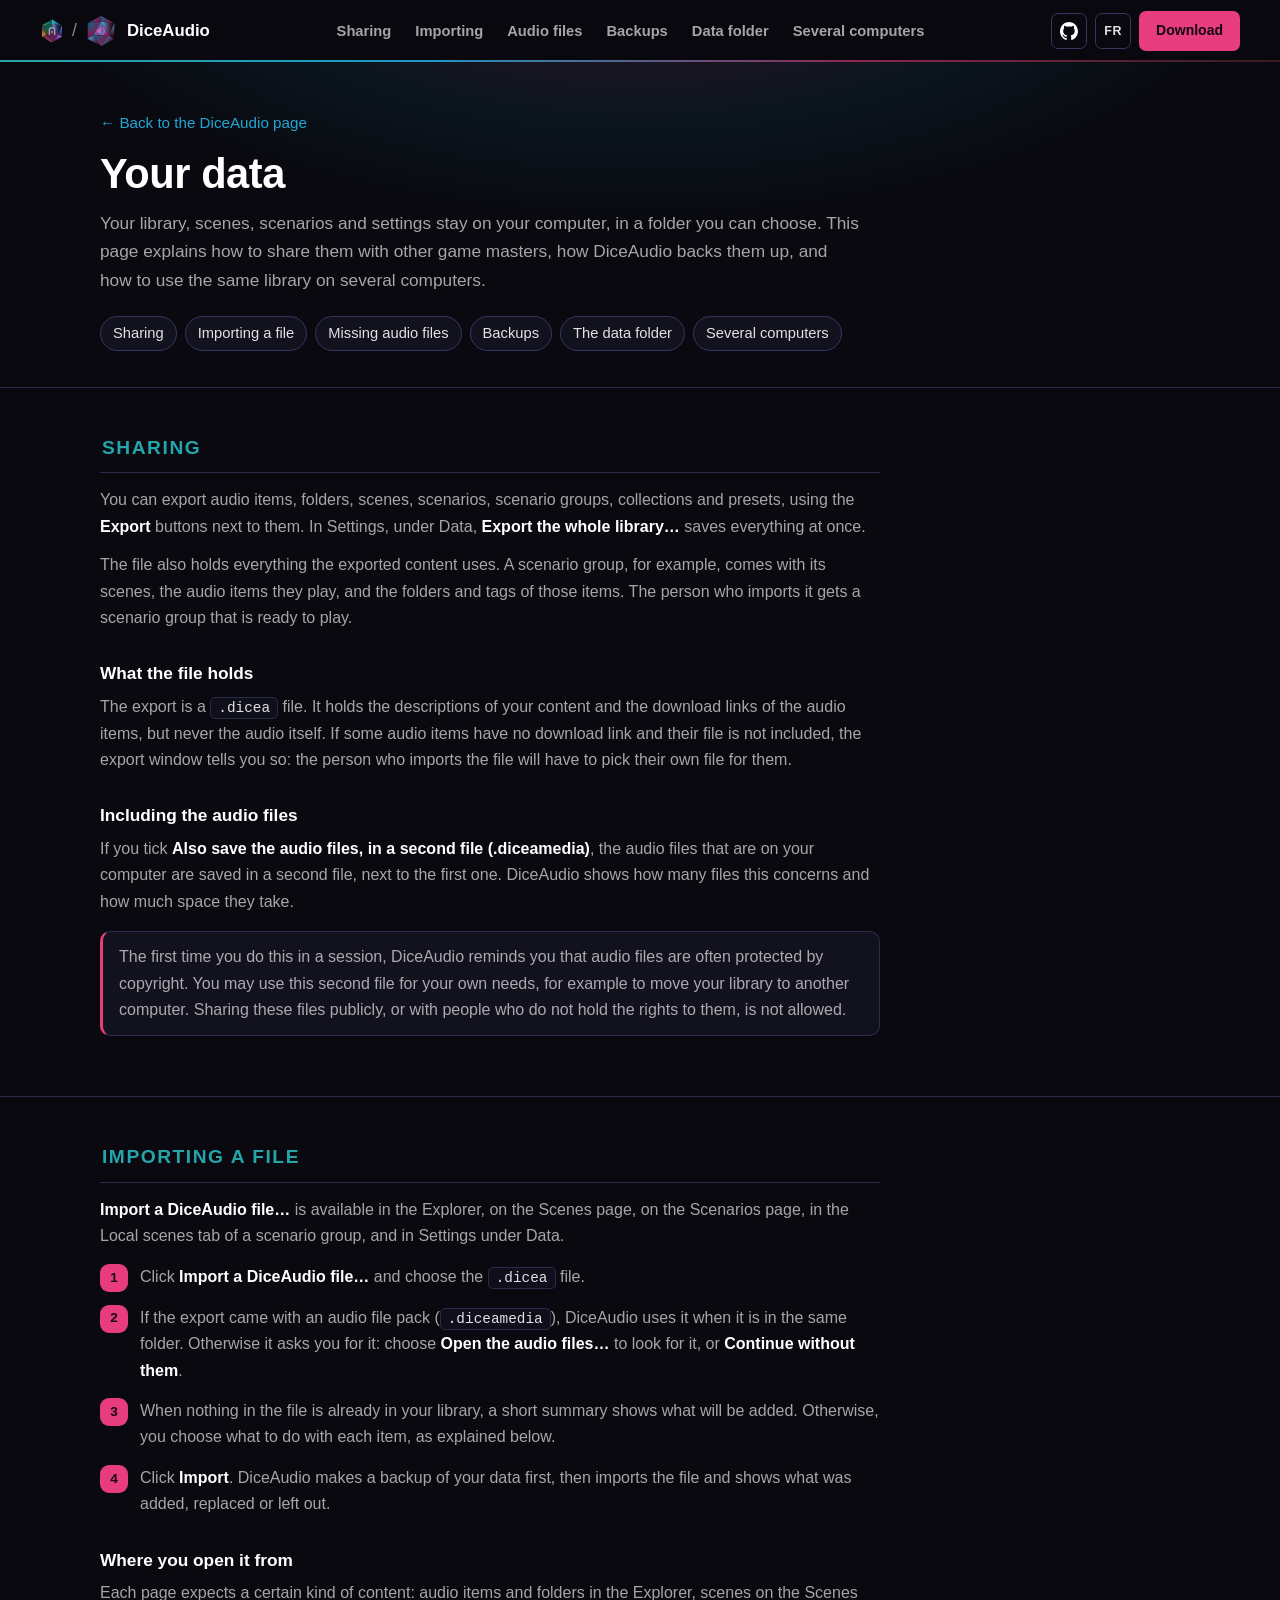
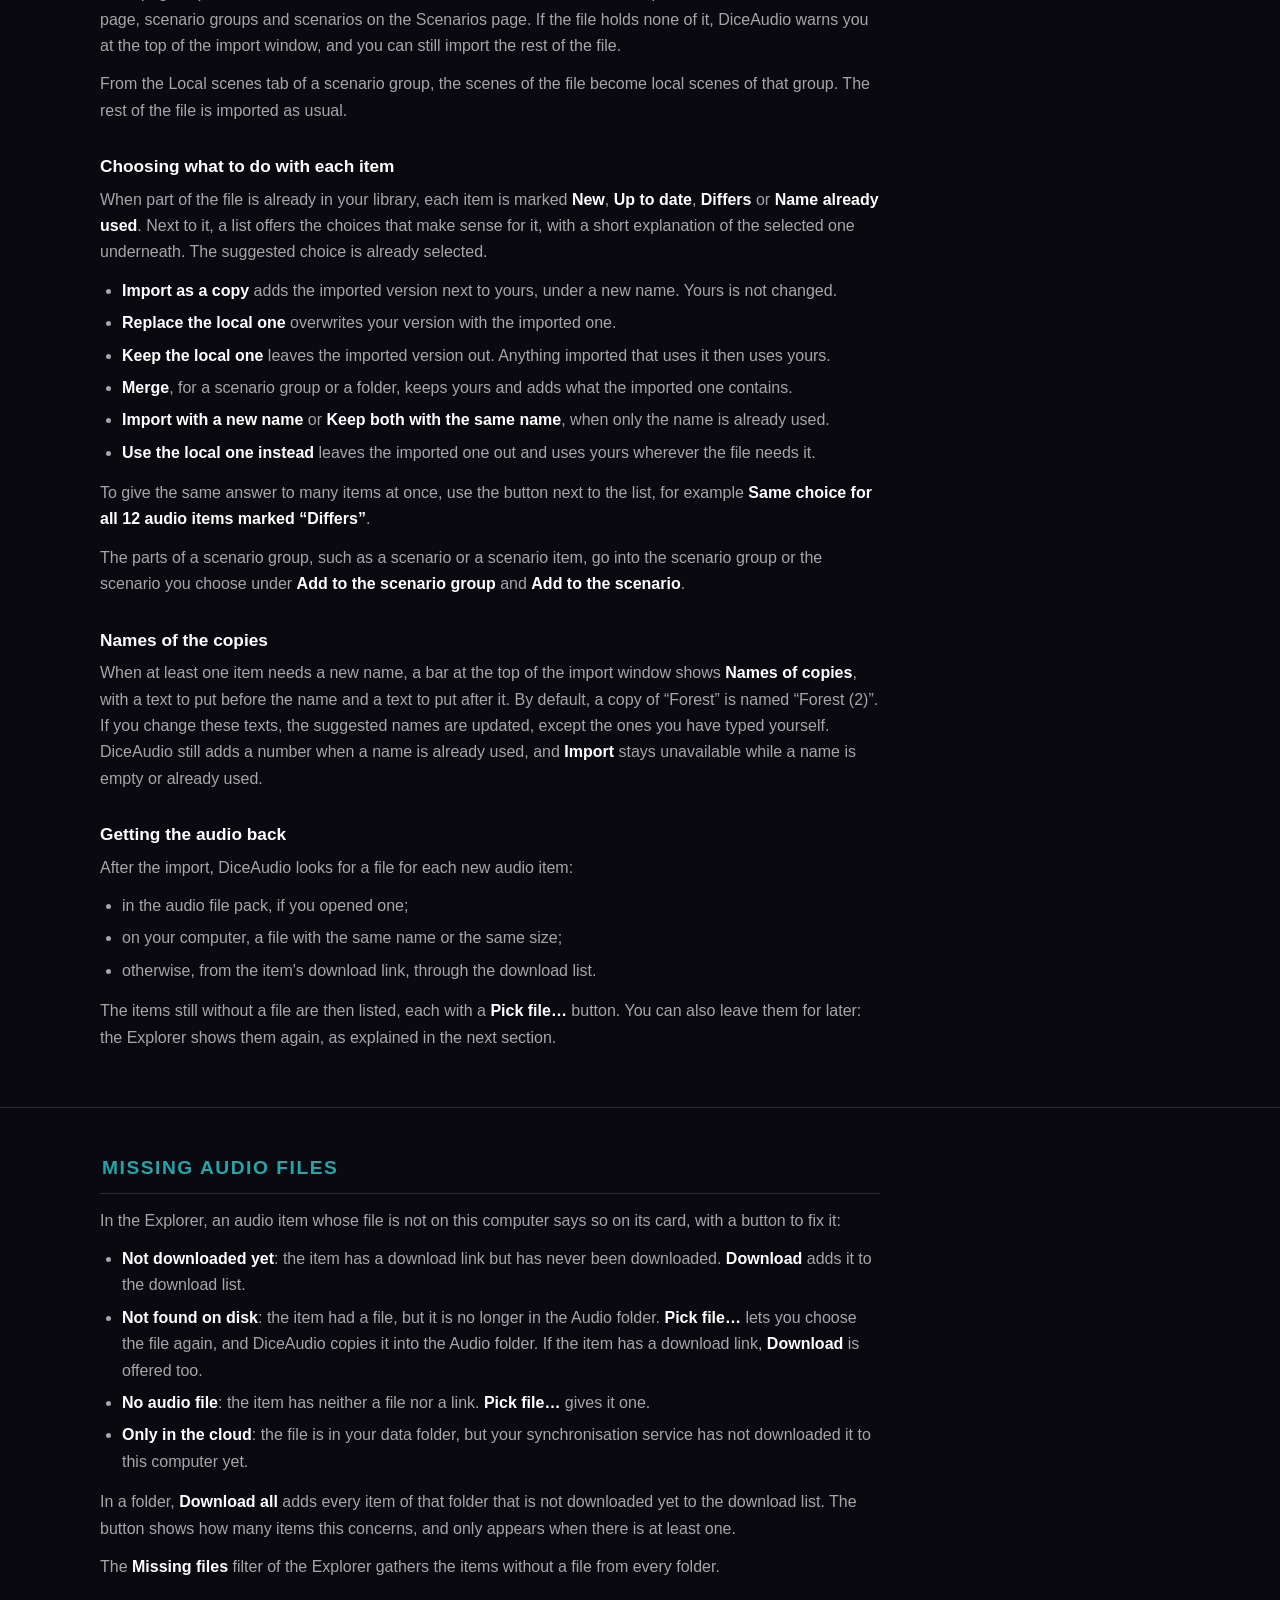
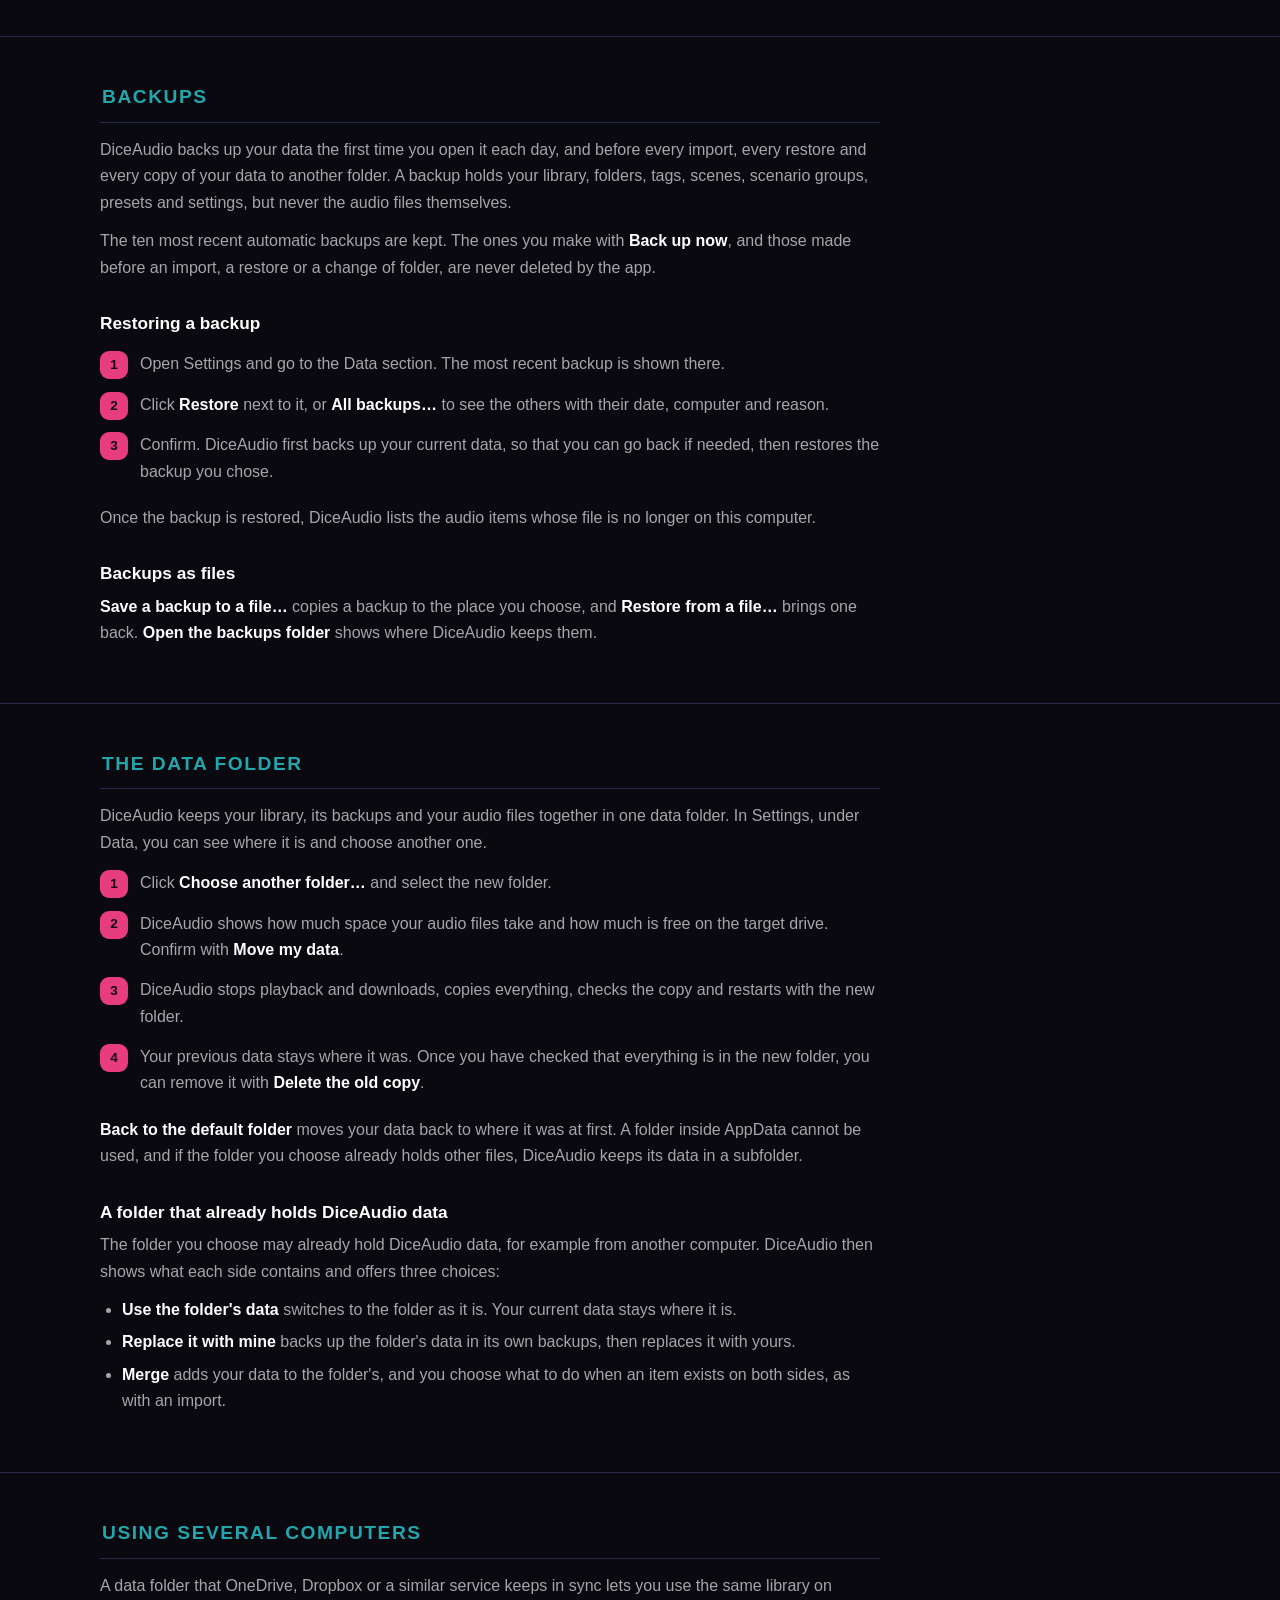
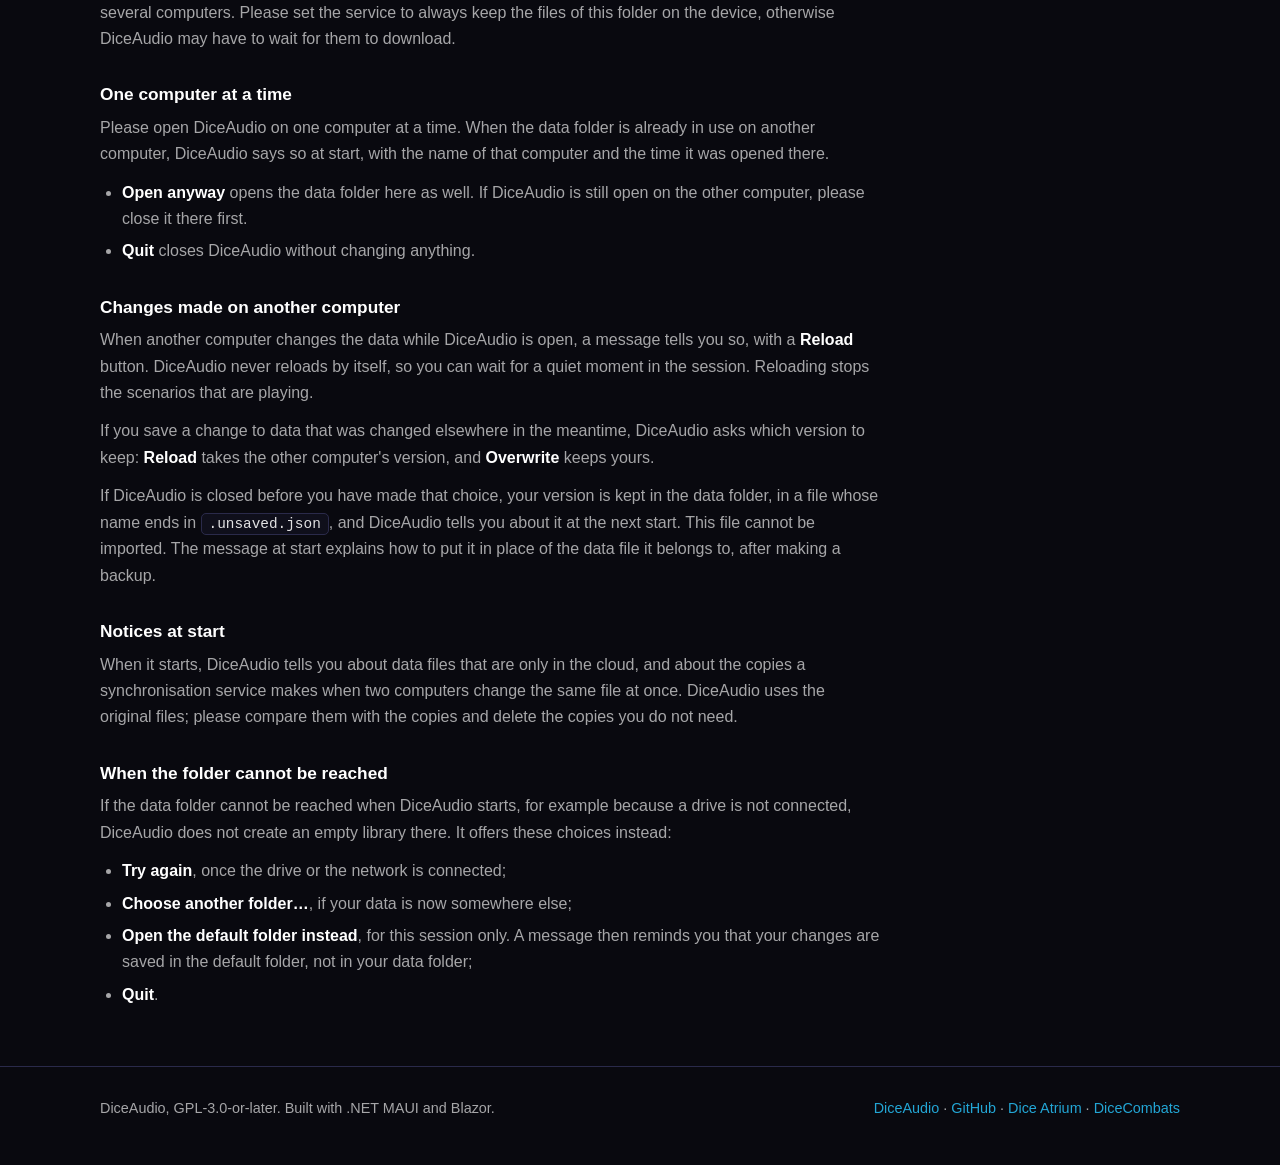
<file: docs/data.html>
<!DOCTYPE html>
<html lang="en">
<head>
    <meta charset="UTF-8" />
    <meta name="viewport" content="width=device-width, initial-scale=1" />
    <title>Your data in DiceAudio - sharing, backups and the data folder</title>
    <meta name="description" content="How DiceAudio shares your library with other game masters, imports their files, backs up your data, and keeps it in a folder you can use from several computers." />
    <link rel="stylesheet" href="style.css" />
    <link rel="icon" href="logo.svg" type="image/svg+xml" />

    <meta name="robots" content="index, follow" />
    <meta property="og:title" content="Your data in DiceAudio" />
    <meta property="og:description" content="How DiceAudio shares your library with other game masters, imports their files, backs up your data, and keeps it in a folder you can use from several computers." />
    <meta property="og:image" content="https://yanncharbon.github.io/DiceAudio/logo.svg" />
    <meta property="og:url" content="https://yanncharbon.github.io/DiceAudio/data.html" />
    <meta property="og:type" content="article" />

    <link rel="alternate" href="https://yanncharbon.github.io/DiceAudio/data.html" hreflang="en" />
    <link rel="alternate" href="https://yanncharbon.github.io/DiceAudio/fr/data.html" hreflang="fr" />
</head>
<body>

    <header class="topbar">
        <div class="topbar-inner">
            <div class="crumb">
                <a class="crumb-family" href="https://yanncharbon.github.io/DiceAtrium/" title="The Dice Atrium family" aria-label="The Dice Atrium family"><img src="atrium-logo.svg" alt="" /></a>
                <span class="crumb-sep" aria-hidden="true">/</span>
                <a class="brand" href="./"><img src="logo.svg" alt="" />DiceAudio</a>
            </div>
            <nav class="nav-sections" aria-label="Page sections">
                <a href="#sharing">Sharing</a>
                <a href="#importing">Importing</a>
                <a href="#audio-files">Audio files</a>
                <a href="#backups">Backups</a>
                <a href="#data-folder">Data folder</a>
                <a href="#several-computers">Several computers</a>
            </nav>
            <div class="nav-util">
                <a class="nav-key" href="https://github.com/YannCharbon/DiceAudio/" title="GitHub" aria-label="GitHub"><img src="github-mark-white.svg" alt="" /></a>
                <a class="nav-key nav-lang" href="fr/data.html" hreflang="fr" title="Version française" aria-label="Version française">FR</a>
                <a class="btn primary nav-cta" href="https://github.com/YannCharbon/DiceAudio/releases/latest/">Download</a>
            </div>
        </div>
    </header>

    <header class="page-head">
        <div class="wrap">
            <a class="page-back" href="./#data">&larr; Back to the DiceAudio page</a>
            <h1>Your data</h1>
            <p>Your library, scenes, scenarios and settings stay on your computer, in a folder you can choose. This page explains how to share them with other game masters, how DiceAudio backs them up, and how to use the same library on several computers.</p>
            <ul class="toc">
                <li><a href="#sharing">Sharing</a></li>
                <li><a href="#importing">Importing a file</a></li>
                <li><a href="#audio-files">Missing audio files</a></li>
                <li><a href="#backups">Backups</a></li>
                <li><a href="#data-folder">The data folder</a></li>
                <li><a href="#several-computers">Several computers</a></li>
            </ul>
        </div>
    </header>

    <main>

    <section id="sharing" class="doc">
        <div class="wrap">
            <h2>Sharing</h2>
            <p>You can export audio items, folders, scenes, scenarios, scenario groups, collections and presets, using the <strong>Export</strong> buttons next to them. In Settings, under Data, <strong>Export the whole library…</strong> saves everything at once.</p>
            <p>The file also holds everything the exported content uses. A scenario group, for example, comes with its scenes, the audio items they play, and the folders and tags of those items. The person who imports it gets a scenario group that is ready to play.</p>

            <h3>What the file holds</h3>
            <p>The export is a <span class="code-style">.dicea</span> file. It holds the descriptions of your content and the download links of the audio items, but never the audio itself. If some audio items have no download link and their file is not included, the export window tells you so: the person who imports the file will have to pick their own file for them.</p>

            <h3>Including the audio files</h3>
            <p>If you tick <strong>Also save the audio files, in a second file (.diceamedia)</strong>, the audio files that are on your computer are saved in a second file, next to the first one. DiceAudio shows how many files this concerns and how much space they take.</p>
            <div class="note">
                <p>The first time you do this in a session, DiceAudio reminds you that audio files are often protected by copyright. You may use this second file for your own needs, for example to move your library to another computer. Sharing these files publicly, or with people who do not hold the rights to them, is not allowed.</p>
            </div>
        </div>
    </section>

    <section id="importing" class="doc">
        <div class="wrap">
            <h2>Importing a file</h2>
            <p><strong>Import a DiceAudio file…</strong> is available in the Explorer, on the Scenes page, on the Scenarios page, in the Local scenes tab of a scenario group, and in Settings under Data.</p>
            <ol class="field-steps">
                <li>Click <strong>Import a DiceAudio file…</strong> and choose the <span class="code-style">.dicea</span> file.</li>
                <li>If the export came with an audio file pack (<span class="code-style">.diceamedia</span>), DiceAudio uses it when it is in the same folder. Otherwise it asks you for it: choose <strong>Open the audio files…</strong> to look for it, or <strong>Continue without them</strong>.</li>
                <li>When nothing in the file is already in your library, a short summary shows what will be added. Otherwise, you choose what to do with each item, as explained below.</li>
                <li>Click <strong>Import</strong>. DiceAudio makes a backup of your data first, then imports the file and shows what was added, replaced or left out.</li>
            </ol>

            <h3>Where you open it from</h3>
            <p>Each page expects a certain kind of content: audio items and folders in the Explorer, scenes on the Scenes page, scenario groups and scenarios on the Scenarios page. If the file holds none of it, DiceAudio warns you at the top of the import window, and you can still import the rest of the file.</p>
            <p>From the Local scenes tab of a scenario group, the scenes of the file become local scenes of that group. The rest of the file is imported as usual.</p>

            <h3>Choosing what to do with each item</h3>
            <p>When part of the file is already in your library, each item is marked <strong>New</strong>, <strong>Up to date</strong>, <strong>Differs</strong> or <strong>Name already used</strong>. Next to it, a list offers the choices that make sense for it, with a short explanation of the selected one underneath. The suggested choice is already selected.</p>
            <ul>
                <li><strong>Import as a copy</strong> adds the imported version next to yours, under a new name. Yours is not changed.</li>
                <li><strong>Replace the local one</strong> overwrites your version with the imported one.</li>
                <li><strong>Keep the local one</strong> leaves the imported version out. Anything imported that uses it then uses yours.</li>
                <li><strong>Merge</strong>, for a scenario group or a folder, keeps yours and adds what the imported one contains.</li>
                <li><strong>Import with a new name</strong> or <strong>Keep both with the same name</strong>, when only the name is already used.</li>
                <li><strong>Use the local one instead</strong> leaves the imported one out and uses yours wherever the file needs it.</li>
            </ul>
            <p>To give the same answer to many items at once, use the button next to the list, for example <strong>Same choice for all 12 audio items marked “Differs”</strong>.</p>
            <p>The parts of a scenario group, such as a scenario or a scenario item, go into the scenario group or the scenario you choose under <strong>Add to the scenario group</strong> and <strong>Add to the scenario</strong>.</p>

            <h3>Names of the copies</h3>
            <p>When at least one item needs a new name, a bar at the top of the import window shows <strong>Names of copies</strong>, with a text to put before the name and a text to put after it. By default, a copy of “Forest” is named “Forest&nbsp;(2)”. If you change these texts, the suggested names are updated, except the ones you have typed yourself. DiceAudio still adds a number when a name is already used, and <strong>Import</strong> stays unavailable while a name is empty or already used.</p>

            <h3>Getting the audio back</h3>
            <p>After the import, DiceAudio looks for a file for each new audio item:</p>
            <ul>
                <li>in the audio file pack, if you opened one;</li>
                <li>on your computer, a file with the same name or the same size;</li>
                <li>otherwise, from the item's download link, through the download list.</li>
            </ul>
            <p>The items still without a file are then listed, each with a <strong>Pick file…</strong> button. You can also leave them for later: the Explorer shows them again, as explained in the next section.</p>
        </div>
    </section>

    <section id="audio-files" class="doc">
        <div class="wrap">
            <h2>Missing audio files</h2>
            <p>In the Explorer, an audio item whose file is not on this computer says so on its card, with a button to fix it:</p>
            <ul>
                <li><strong>Not downloaded yet</strong>: the item has a download link but has never been downloaded. <strong>Download</strong> adds it to the download list.</li>
                <li><strong>Not found on disk</strong>: the item had a file, but it is no longer in the Audio folder. <strong>Pick file…</strong> lets you choose the file again, and DiceAudio copies it into the Audio folder. If the item has a download link, <strong>Download</strong> is offered too.</li>
                <li><strong>No audio file</strong>: the item has neither a file nor a link. <strong>Pick file…</strong> gives it one.</li>
                <li><strong>Only in the cloud</strong>: the file is in your data folder, but your synchronisation service has not downloaded it to this computer yet.</li>
            </ul>
            <p>In a folder, <strong>Download all</strong> adds every item of that folder that is not downloaded yet to the download list. The button shows how many items this concerns, and only appears when there is at least one.</p>
            <p>The <strong>Missing files</strong> filter of the Explorer gathers the items without a file from every folder.</p>
        </div>
    </section>

    <section id="backups" class="doc">
        <div class="wrap">
            <h2>Backups</h2>
            <p>DiceAudio backs up your data the first time you open it each day, and before every import, every restore and every copy of your data to another folder. A backup holds your library, folders, tags, scenes, scenario groups, presets and settings, but never the audio files themselves.</p>
            <p>The ten most recent automatic backups are kept. The ones you make with <strong>Back up now</strong>, and those made before an import, a restore or a change of folder, are never deleted by the app.</p>

            <h3>Restoring a backup</h3>
            <ol class="field-steps">
                <li>Open Settings and go to the Data section. The most recent backup is shown there.</li>
                <li>Click <strong>Restore</strong> next to it, or <strong>All backups…</strong> to see the others with their date, computer and reason.</li>
                <li>Confirm. DiceAudio first backs up your current data, so that you can go back if needed, then restores the backup you chose.</li>
            </ol>
            <p>Once the backup is restored, DiceAudio lists the audio items whose file is no longer on this computer.</p>

            <h3>Backups as files</h3>
            <p><strong>Save a backup to a file…</strong> copies a backup to the place you choose, and <strong>Restore from a file…</strong> brings one back. <strong>Open the backups folder</strong> shows where DiceAudio keeps them.</p>
        </div>
    </section>

    <section id="data-folder" class="doc">
        <div class="wrap">
            <h2>The data folder</h2>
            <p>DiceAudio keeps your library, its backups and your audio files together in one data folder. In Settings, under Data, you can see where it is and choose another one.</p>
            <ol class="field-steps">
                <li>Click <strong>Choose another folder…</strong> and select the new folder.</li>
                <li>DiceAudio shows how much space your audio files take and how much is free on the target drive. Confirm with <strong>Move my data</strong>.</li>
                <li>DiceAudio stops playback and downloads, copies everything, checks the copy and restarts with the new folder.</li>
                <li>Your previous data stays where it was. Once you have checked that everything is in the new folder, you can remove it with <strong>Delete the old copy</strong>.</li>
            </ol>
            <p><strong>Back to the default folder</strong> moves your data back to where it was at first. A folder inside AppData cannot be used, and if the folder you choose already holds other files, DiceAudio keeps its data in a subfolder.</p>

            <h3>A folder that already holds DiceAudio data</h3>
            <p>The folder you choose may already hold DiceAudio data, for example from another computer. DiceAudio then shows what each side contains and offers three choices:</p>
            <ul>
                <li><strong>Use the folder's data</strong> switches to the folder as it is. Your current data stays where it is.</li>
                <li><strong>Replace it with mine</strong> backs up the folder's data in its own backups, then replaces it with yours.</li>
                <li><strong>Merge</strong> adds your data to the folder's, and you choose what to do when an item exists on both sides, as with an import.</li>
            </ul>
        </div>
    </section>

    <section id="several-computers" class="doc">
        <div class="wrap">
            <h2>Using several computers</h2>
            <p>A data folder that OneDrive, Dropbox or a similar service keeps in sync lets you use the same library on several computers. Please set the service to always keep the files of this folder on the device, otherwise DiceAudio may have to wait for them to download.</p>

            <h3>One computer at a time</h3>
            <p>Please open DiceAudio on one computer at a time. When the data folder is already in use on another computer, DiceAudio says so at start, with the name of that computer and the time it was opened there.</p>
            <ul>
                <li><strong>Open anyway</strong> opens the data folder here as well. If DiceAudio is still open on the other computer, please close it there first.</li>
                <li><strong>Quit</strong> closes DiceAudio without changing anything.</li>
            </ul>

            <h3>Changes made on another computer</h3>
            <p>When another computer changes the data while DiceAudio is open, a message tells you so, with a <strong>Reload</strong> button. DiceAudio never reloads by itself, so you can wait for a quiet moment in the session. Reloading stops the scenarios that are playing.</p>
            <p>If you save a change to data that was changed elsewhere in the meantime, DiceAudio asks which version to keep: <strong>Reload</strong> takes the other computer's version, and <strong>Overwrite</strong> keeps yours.</p>
            <p>If DiceAudio is closed before you have made that choice, your version is kept in the data folder, in a file whose name ends in <span class="code-style">.unsaved.json</span>, and DiceAudio tells you about it at the next start. This file cannot be imported. The message at start explains how to put it in place of the data file it belongs to, after making a backup.</p>

            <h3>Notices at start</h3>
            <p>When it starts, DiceAudio tells you about data files that are only in the cloud, and about the copies a synchronisation service makes when two computers change the same file at once. DiceAudio uses the original files; please compare them with the copies and delete the copies you do not need.</p>

            <h3>When the folder cannot be reached</h3>
            <p>If the data folder cannot be reached when DiceAudio starts, for example because a drive is not connected, DiceAudio does not create an empty library there. It offers these choices instead:</p>
            <ul>
                <li><strong>Try again</strong>, once the drive or the network is connected;</li>
                <li><strong>Choose another folder…</strong>, if your data is now somewhere else;</li>
                <li><strong>Open the default folder instead</strong>, for this session only. A message then reminds you that your changes are saved in the default folder, not in your data folder;</li>
                <li><strong>Quit</strong>.</li>
            </ul>
        </div>
    </section>

    </main>

    <footer>
        <div class="wrap">
            <span>DiceAudio, GPL-3.0-or-later. Built with .NET MAUI and Blazor.</span>
            <span><a href="./">DiceAudio</a> &middot; <a href="https://github.com/YannCharbon/DiceAudio/">GitHub</a> &middot; <a href="https://yanncharbon.github.io/DiceAtrium/">Dice Atrium</a> &middot; <a href="https://yanncharbon.github.io/DiceCombats/">DiceCombats</a></span>
        </div>
    </footer>

</body>
</html>
</file>
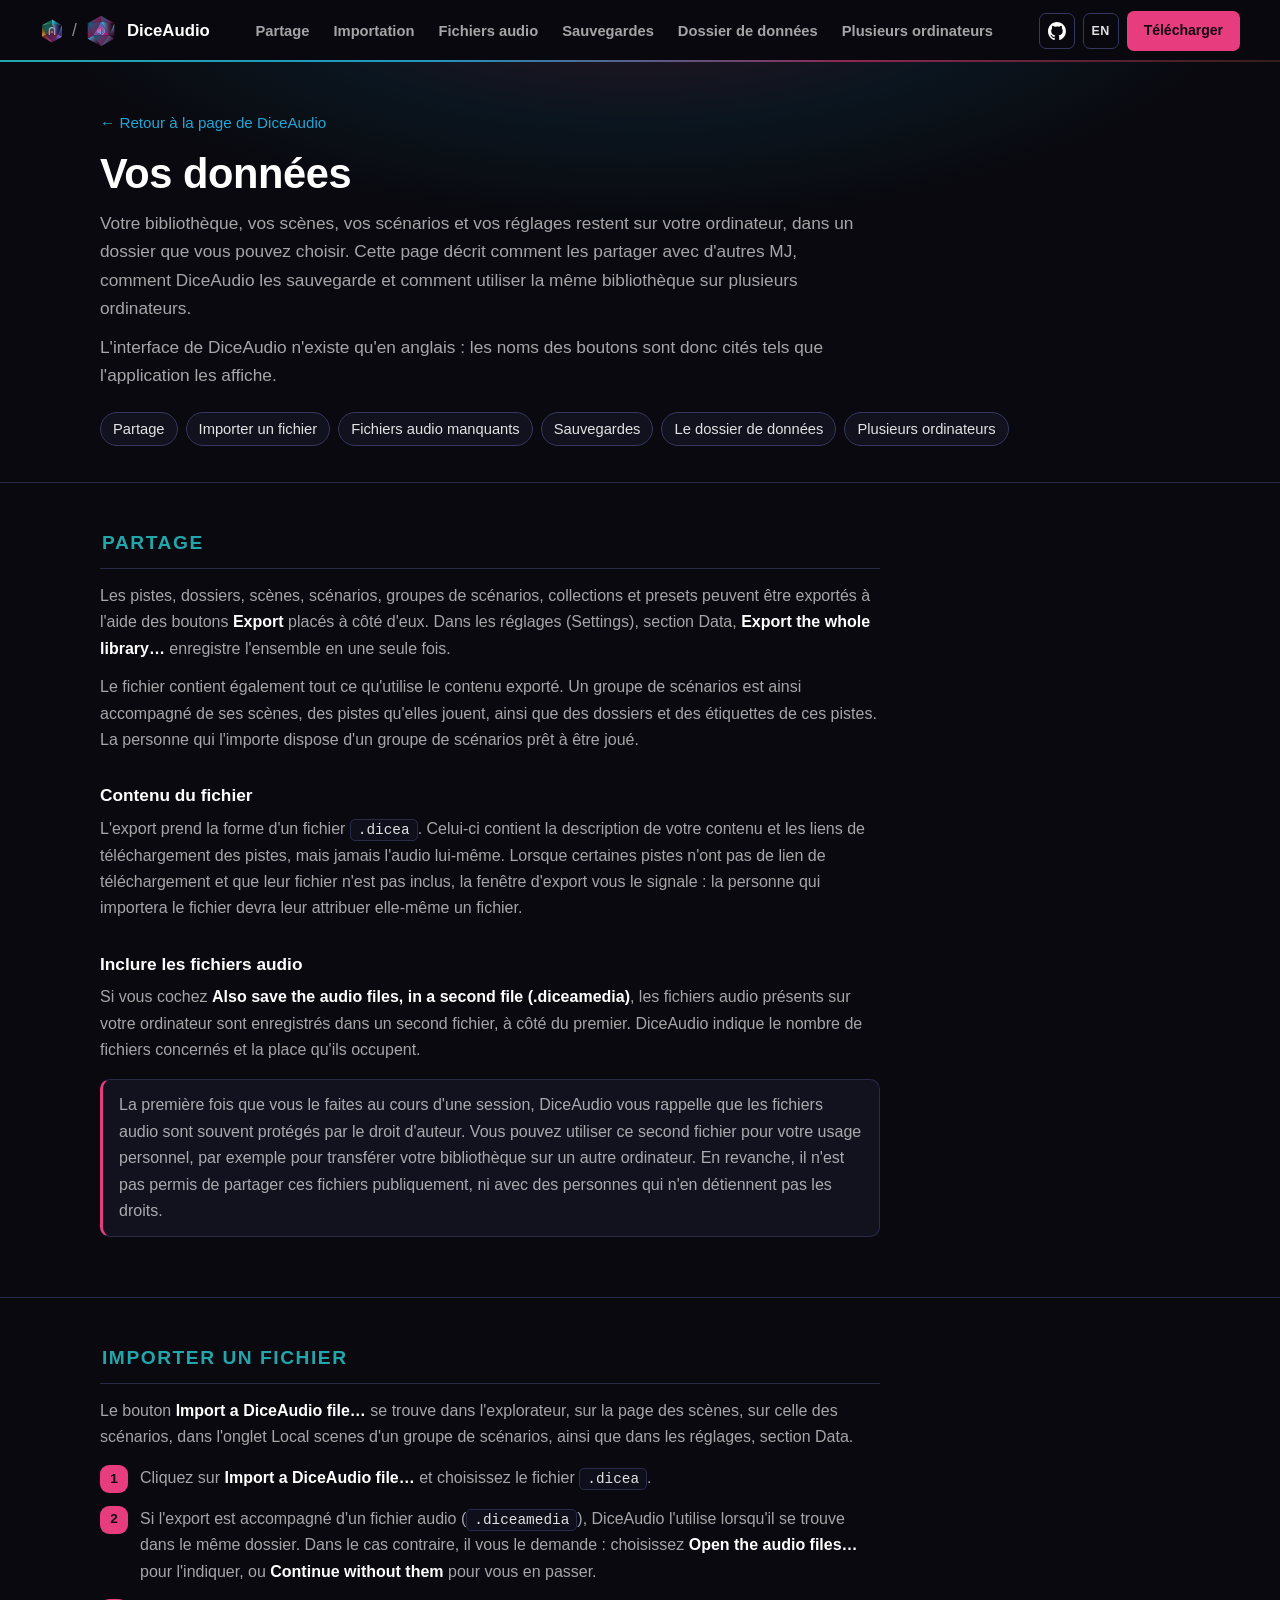
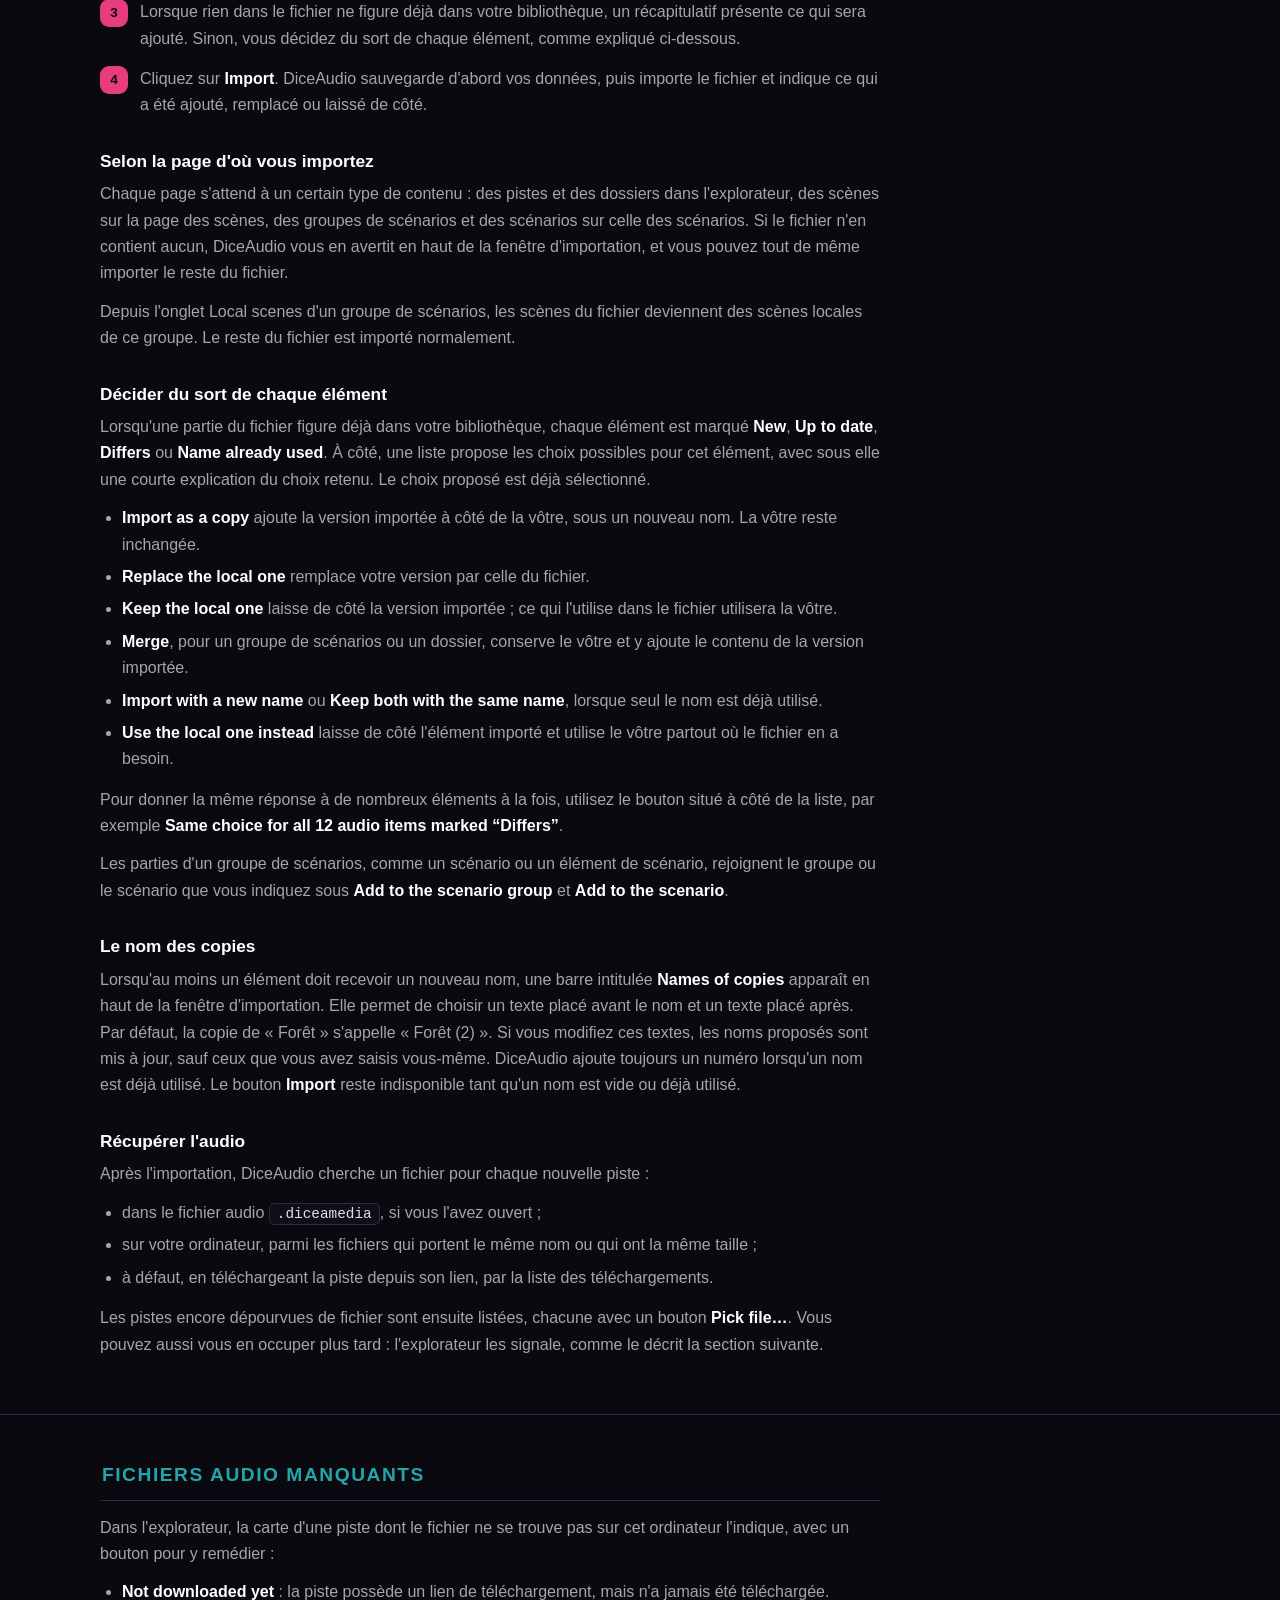
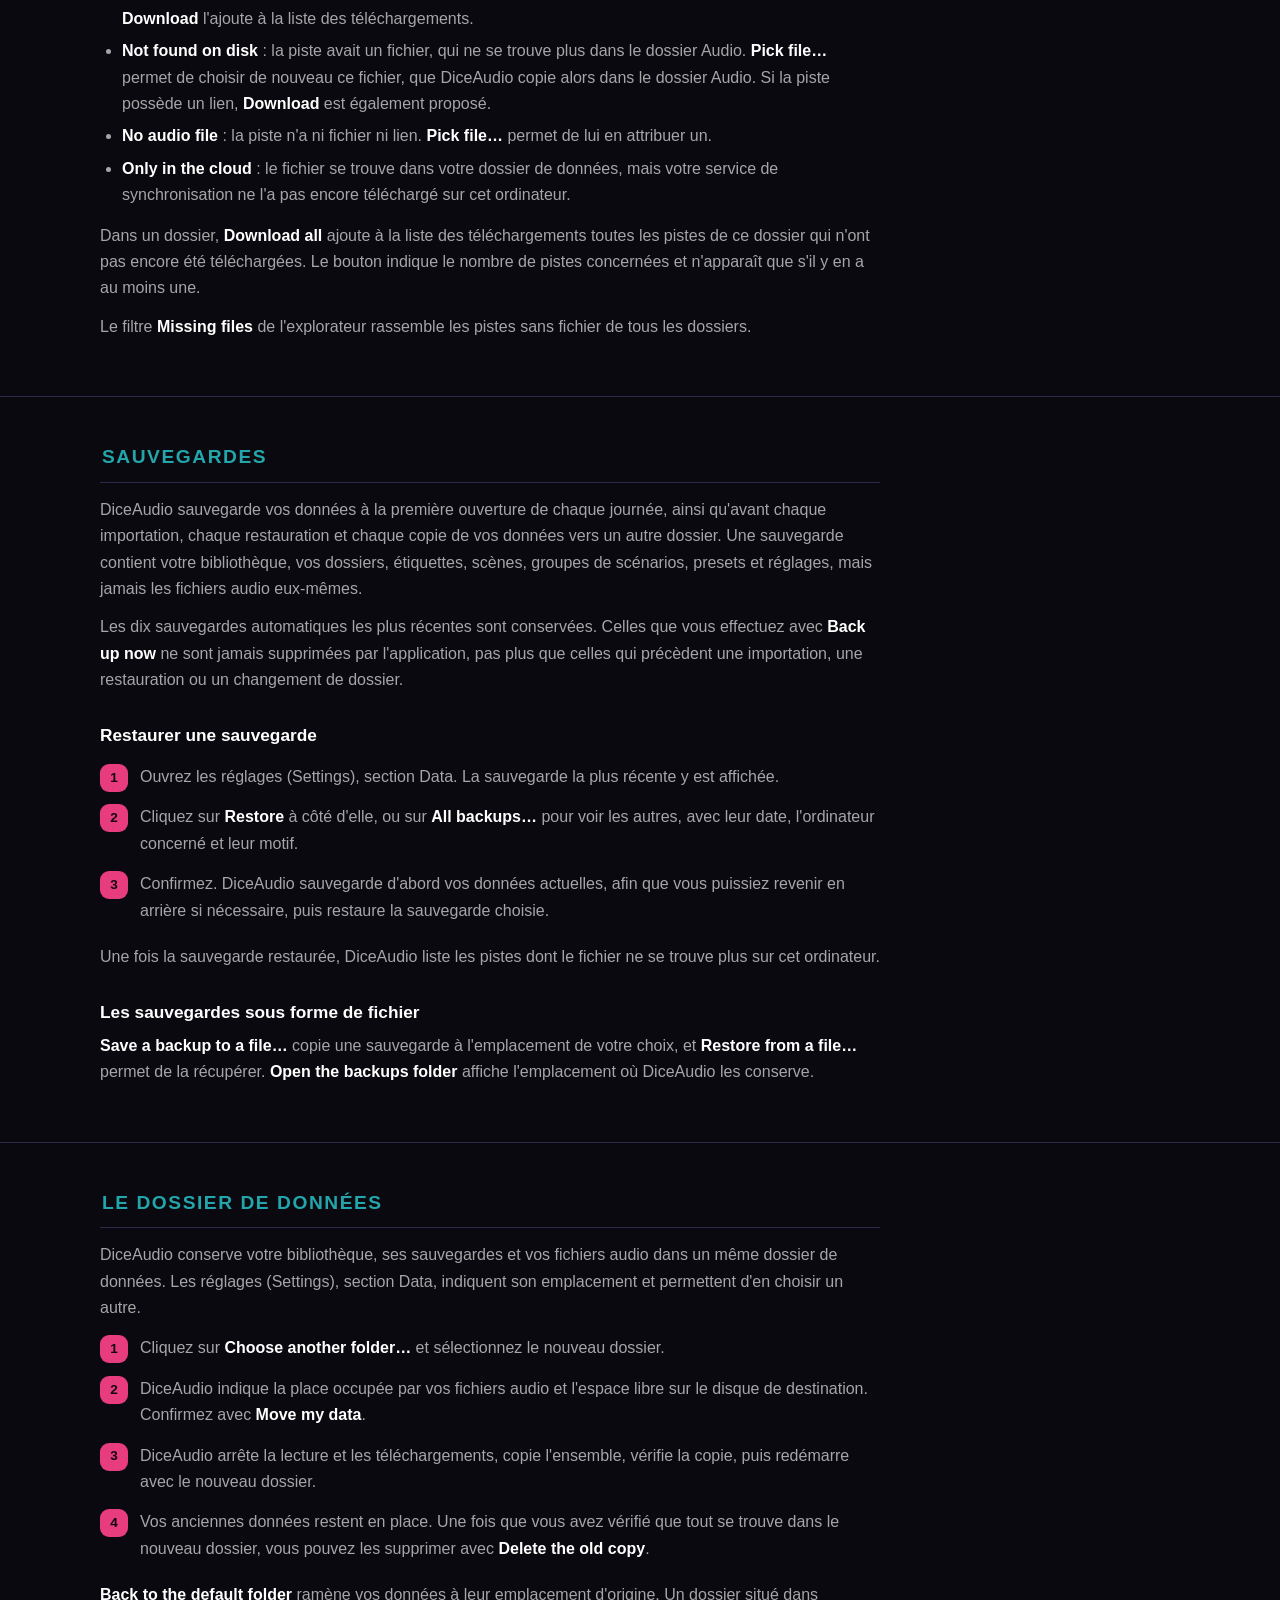
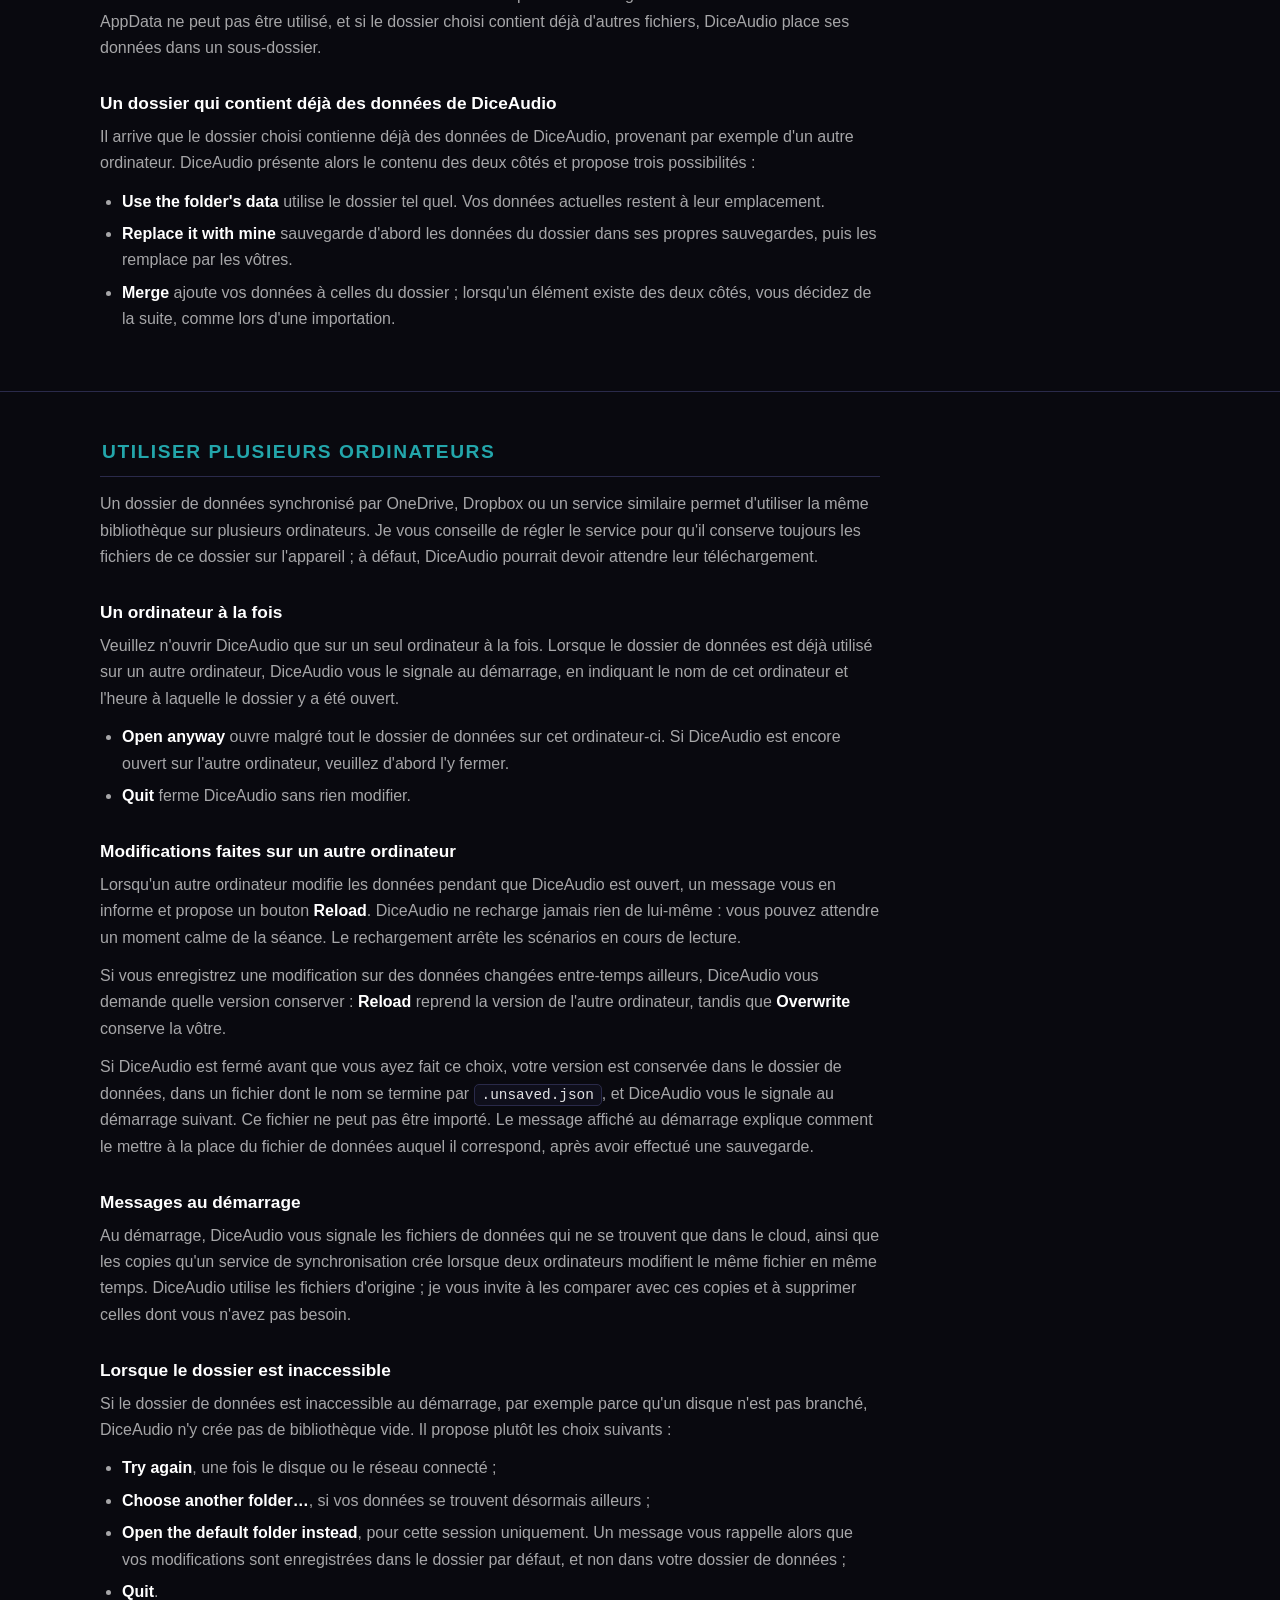
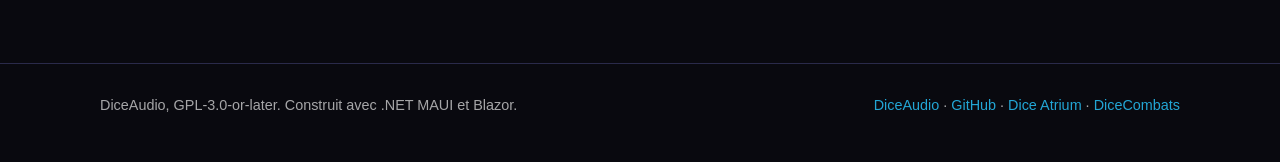
<file: docs/fr/data.html>
<!DOCTYPE html>
<html lang="fr">
<head>
    <meta charset="UTF-8" />
    <meta name="viewport" content="width=device-width, initial-scale=1" />
    <title>Vos données dans DiceAudio - partage, sauvegardes et dossier de données</title>
    <meta name="description" content="Comment DiceAudio partage votre bibliothèque avec d'autres MJ, importe leurs fichiers, sauvegarde vos données et les conserve dans un dossier utilisable depuis plusieurs ordinateurs." />
    <link rel="stylesheet" href="../style.css" />
    <link rel="icon" href="../logo.svg" type="image/svg+xml" />

    <meta name="robots" content="index, follow" />
    <meta property="og:title" content="Vos données dans DiceAudio" />
    <meta property="og:description" content="Comment DiceAudio partage votre bibliothèque avec d'autres MJ, importe leurs fichiers, sauvegarde vos données et les conserve dans un dossier utilisable depuis plusieurs ordinateurs." />
    <meta property="og:image" content="https://yanncharbon.github.io/DiceAudio/logo.svg" />
    <meta property="og:url" content="https://yanncharbon.github.io/DiceAudio/fr/data.html" />
    <meta property="og:type" content="article" />

    <link rel="alternate" href="https://yanncharbon.github.io/DiceAudio/data.html" hreflang="en" />
    <link rel="alternate" href="https://yanncharbon.github.io/DiceAudio/fr/data.html" hreflang="fr" />
</head>
<body>

    <header class="topbar">
        <div class="topbar-inner">
            <div class="crumb">
                <a class="crumb-family" href="https://yanncharbon.github.io/DiceAtrium/fr/" title="Famille Dice Atrium" aria-label="Famille Dice Atrium"><img src="../atrium-logo.svg" alt="" /></a>
                <span class="crumb-sep" aria-hidden="true">/</span>
                <a class="brand" href="./"><img src="../logo.svg" alt="" />DiceAudio</a>
            </div>
            <nav class="nav-sections" aria-label="Sections de la page">
                <a href="#sharing">Partage</a>
                <a href="#importing">Importation</a>
                <a href="#audio-files">Fichiers audio</a>
                <a href="#backups">Sauvegardes</a>
                <a href="#data-folder">Dossier de données</a>
                <a href="#several-computers">Plusieurs ordinateurs</a>
            </nav>
            <div class="nav-util">
                <a class="nav-key" href="https://github.com/YannCharbon/DiceAudio/" title="GitHub" aria-label="GitHub"><img src="../github-mark-white.svg" alt="" /></a>
                <a class="nav-key nav-lang" href="../data.html" hreflang="en" title="English version" aria-label="English version">EN</a>
                <a class="btn primary nav-cta" href="https://github.com/YannCharbon/DiceAudio/releases/latest/">Télécharger</a>
            </div>
        </div>
    </header>

    <header class="page-head">
        <div class="wrap">
            <a class="page-back" href="./#data">&larr; Retour à la page de DiceAudio</a>
            <h1>Vos données</h1>
            <p>Votre bibliothèque, vos scènes, vos scénarios et vos réglages restent sur votre ordinateur, dans un dossier que vous pouvez choisir. Cette page décrit comment les partager avec d'autres MJ, comment DiceAudio les sauvegarde et comment utiliser la même bibliothèque sur plusieurs ordinateurs.</p>
            <p style="margin-top:10px;">L'interface de DiceAudio n'existe qu'en anglais&nbsp;: les noms des boutons sont donc cités tels que l'application les affiche.</p>
            <ul class="toc">
                <li><a href="#sharing">Partage</a></li>
                <li><a href="#importing">Importer un fichier</a></li>
                <li><a href="#audio-files">Fichiers audio manquants</a></li>
                <li><a href="#backups">Sauvegardes</a></li>
                <li><a href="#data-folder">Le dossier de données</a></li>
                <li><a href="#several-computers">Plusieurs ordinateurs</a></li>
            </ul>
        </div>
    </header>

    <main>

    <section id="sharing" class="doc">
        <div class="wrap">
            <h2>Partage</h2>
            <p>Les pistes, dossiers, scènes, scénarios, groupes de scénarios, collections et presets peuvent être exportés à l'aide des boutons <strong>Export</strong> placés à côté d'eux. Dans les réglages (Settings), section Data, <strong>Export the whole library…</strong> enregistre l'ensemble en une seule fois.</p>
            <p>Le fichier contient également tout ce qu'utilise le contenu exporté. Un groupe de scénarios est ainsi accompagné de ses scènes, des pistes qu'elles jouent, ainsi que des dossiers et des étiquettes de ces pistes. La personne qui l'importe dispose d'un groupe de scénarios prêt à être joué.</p>

            <h3>Contenu du fichier</h3>
            <p>L'export prend la forme d'un fichier <span class="code-style">.dicea</span>. Celui-ci contient la description de votre contenu et les liens de téléchargement des pistes, mais jamais l'audio lui-même. Lorsque certaines pistes n'ont pas de lien de téléchargement et que leur fichier n'est pas inclus, la fenêtre d'export vous le signale&nbsp;: la personne qui importera le fichier devra leur attribuer elle-même un fichier.</p>

            <h3>Inclure les fichiers audio</h3>
            <p>Si vous cochez <strong>Also save the audio files, in a second file (.diceamedia)</strong>, les fichiers audio présents sur votre ordinateur sont enregistrés dans un second fichier, à côté du premier. DiceAudio indique le nombre de fichiers concernés et la place qu'ils occupent.</p>
            <div class="note">
                <p>La première fois que vous le faites au cours d'une session, DiceAudio vous rappelle que les fichiers audio sont souvent protégés par le droit d'auteur. Vous pouvez utiliser ce second fichier pour votre usage personnel, par exemple pour transférer votre bibliothèque sur un autre ordinateur. En revanche, il n'est pas permis de partager ces fichiers publiquement, ni avec des personnes qui n'en détiennent pas les droits.</p>
            </div>
        </div>
    </section>

    <section id="importing" class="doc">
        <div class="wrap">
            <h2>Importer un fichier</h2>
            <p>Le bouton <strong>Import a DiceAudio file…</strong> se trouve dans l'explorateur, sur la page des scènes, sur celle des scénarios, dans l'onglet Local scenes d'un groupe de scénarios, ainsi que dans les réglages, section Data.</p>
            <ol class="field-steps">
                <li>Cliquez sur <strong>Import a DiceAudio file…</strong> et choisissez le fichier <span class="code-style">.dicea</span>.</li>
                <li>Si l'export est accompagné d'un fichier audio (<span class="code-style">.diceamedia</span>), DiceAudio l'utilise lorsqu'il se trouve dans le même dossier. Dans le cas contraire, il vous le demande&nbsp;: choisissez <strong>Open the audio files…</strong> pour l'indiquer, ou <strong>Continue without them</strong> pour vous en passer.</li>
                <li>Lorsque rien dans le fichier ne figure déjà dans votre bibliothèque, un récapitulatif présente ce qui sera ajouté. Sinon, vous décidez du sort de chaque élément, comme expliqué ci-dessous.</li>
                <li>Cliquez sur <strong>Import</strong>. DiceAudio sauvegarde d'abord vos données, puis importe le fichier et indique ce qui a été ajouté, remplacé ou laissé de côté.</li>
            </ol>

            <h3>Selon la page d'où vous importez</h3>
            <p>Chaque page s'attend à un certain type de contenu&nbsp;: des pistes et des dossiers dans l'explorateur, des scènes sur la page des scènes, des groupes de scénarios et des scénarios sur celle des scénarios. Si le fichier n'en contient aucun, DiceAudio vous en avertit en haut de la fenêtre d'importation, et vous pouvez tout de même importer le reste du fichier.</p>
            <p>Depuis l'onglet Local scenes d'un groupe de scénarios, les scènes du fichier deviennent des scènes locales de ce groupe. Le reste du fichier est importé normalement.</p>

            <h3>Décider du sort de chaque élément</h3>
            <p>Lorsqu'une partie du fichier figure déjà dans votre bibliothèque, chaque élément est marqué <strong>New</strong>, <strong>Up to date</strong>, <strong>Differs</strong> ou <strong>Name already used</strong>. À côté, une liste propose les choix possibles pour cet élément, avec sous elle une courte explication du choix retenu. Le choix proposé est déjà sélectionné.</p>
            <ul>
                <li><strong>Import as a copy</strong> ajoute la version importée à côté de la vôtre, sous un nouveau nom. La vôtre reste inchangée.</li>
                <li><strong>Replace the local one</strong> remplace votre version par celle du fichier.</li>
                <li><strong>Keep the local one</strong> laisse de côté la version importée&nbsp;; ce qui l'utilise dans le fichier utilisera la vôtre.</li>
                <li><strong>Merge</strong>, pour un groupe de scénarios ou un dossier, conserve le vôtre et y ajoute le contenu de la version importée.</li>
                <li><strong>Import with a new name</strong> ou <strong>Keep both with the same name</strong>, lorsque seul le nom est déjà utilisé.</li>
                <li><strong>Use the local one instead</strong> laisse de côté l'élément importé et utilise le vôtre partout où le fichier en a besoin.</li>
            </ul>
            <p>Pour donner la même réponse à de nombreux éléments à la fois, utilisez le bouton situé à côté de la liste, par exemple <strong>Same choice for all 12 audio items marked “Differs”</strong>.</p>
            <p>Les parties d'un groupe de scénarios, comme un scénario ou un élément de scénario, rejoignent le groupe ou le scénario que vous indiquez sous <strong>Add to the scenario group</strong> et <strong>Add to the scenario</strong>.</p>

            <h3>Le nom des copies</h3>
            <p>Lorsqu'au moins un élément doit recevoir un nouveau nom, une barre intitulée <strong>Names of copies</strong> apparaît en haut de la fenêtre d'importation. Elle permet de choisir un texte placé avant le nom et un texte placé après. Par défaut, la copie de «&nbsp;Forêt&nbsp;» s'appelle «&nbsp;Forêt&nbsp;(2)&nbsp;». Si vous modifiez ces textes, les noms proposés sont mis à jour, sauf ceux que vous avez saisis vous-même. DiceAudio ajoute toujours un numéro lorsqu'un nom est déjà utilisé. Le bouton <strong>Import</strong> reste indisponible tant qu'un nom est vide ou déjà utilisé.</p>

            <h3>Récupérer l'audio</h3>
            <p>Après l'importation, DiceAudio cherche un fichier pour chaque nouvelle piste&nbsp;:</p>
            <ul>
                <li>dans le fichier audio <span class="code-style">.diceamedia</span>, si vous l'avez ouvert&nbsp;;</li>
                <li>sur votre ordinateur, parmi les fichiers qui portent le même nom ou qui ont la même taille&nbsp;;</li>
                <li>à défaut, en téléchargeant la piste depuis son lien, par la liste des téléchargements.</li>
            </ul>
            <p>Les pistes encore dépourvues de fichier sont ensuite listées, chacune avec un bouton <strong>Pick file…</strong>. Vous pouvez aussi vous en occuper plus tard&nbsp;: l'explorateur les signale, comme le décrit la section suivante.</p>
        </div>
    </section>

    <section id="audio-files" class="doc">
        <div class="wrap">
            <h2>Fichiers audio manquants</h2>
            <p>Dans l'explorateur, la carte d'une piste dont le fichier ne se trouve pas sur cet ordinateur l'indique, avec un bouton pour y remédier&nbsp;:</p>
            <ul>
                <li><strong>Not downloaded yet</strong>&nbsp;: la piste possède un lien de téléchargement, mais n'a jamais été téléchargée. <strong>Download</strong> l'ajoute à la liste des téléchargements.</li>
                <li><strong>Not found on disk</strong>&nbsp;: la piste avait un fichier, qui ne se trouve plus dans le dossier Audio. <strong>Pick file…</strong> permet de choisir de nouveau ce fichier, que DiceAudio copie alors dans le dossier Audio. Si la piste possède un lien, <strong>Download</strong> est également proposé.</li>
                <li><strong>No audio file</strong>&nbsp;: la piste n'a ni fichier ni lien. <strong>Pick file…</strong> permet de lui en attribuer un.</li>
                <li><strong>Only in the cloud</strong>&nbsp;: le fichier se trouve dans votre dossier de données, mais votre service de synchronisation ne l'a pas encore téléchargé sur cet ordinateur.</li>
            </ul>
            <p>Dans un dossier, <strong>Download all</strong> ajoute à la liste des téléchargements toutes les pistes de ce dossier qui n'ont pas encore été téléchargées. Le bouton indique le nombre de pistes concernées et n'apparaît que s'il y en a au moins une.</p>
            <p>Le filtre <strong>Missing files</strong> de l'explorateur rassemble les pistes sans fichier de tous les dossiers.</p>
        </div>
    </section>

    <section id="backups" class="doc">
        <div class="wrap">
            <h2>Sauvegardes</h2>
            <p>DiceAudio sauvegarde vos données à la première ouverture de chaque journée, ainsi qu'avant chaque importation, chaque restauration et chaque copie de vos données vers un autre dossier. Une sauvegarde contient votre bibliothèque, vos dossiers, étiquettes, scènes, groupes de scénarios, presets et réglages, mais jamais les fichiers audio eux-mêmes.</p>
            <p>Les dix sauvegardes automatiques les plus récentes sont conservées. Celles que vous effectuez avec <strong>Back up now</strong> ne sont jamais supprimées par l'application, pas plus que celles qui précèdent une importation, une restauration ou un changement de dossier.</p>

            <h3>Restaurer une sauvegarde</h3>
            <ol class="field-steps">
                <li>Ouvrez les réglages (Settings), section Data. La sauvegarde la plus récente y est affichée.</li>
                <li>Cliquez sur <strong>Restore</strong> à côté d'elle, ou sur <strong>All backups…</strong> pour voir les autres, avec leur date, l'ordinateur concerné et leur motif.</li>
                <li>Confirmez. DiceAudio sauvegarde d'abord vos données actuelles, afin que vous puissiez revenir en arrière si nécessaire, puis restaure la sauvegarde choisie.</li>
            </ol>
            <p>Une fois la sauvegarde restaurée, DiceAudio liste les pistes dont le fichier ne se trouve plus sur cet ordinateur.</p>

            <h3>Les sauvegardes sous forme de fichier</h3>
            <p><strong>Save a backup to a file…</strong> copie une sauvegarde à l'emplacement de votre choix, et <strong>Restore from a file…</strong> permet de la récupérer. <strong>Open the backups folder</strong> affiche l'emplacement où DiceAudio les conserve.</p>
        </div>
    </section>

    <section id="data-folder" class="doc">
        <div class="wrap">
            <h2>Le dossier de données</h2>
            <p>DiceAudio conserve votre bibliothèque, ses sauvegardes et vos fichiers audio dans un même dossier de données. Les réglages (Settings), section Data, indiquent son emplacement et permettent d'en choisir un autre.</p>
            <ol class="field-steps">
                <li>Cliquez sur <strong>Choose another folder…</strong> et sélectionnez le nouveau dossier.</li>
                <li>DiceAudio indique la place occupée par vos fichiers audio et l'espace libre sur le disque de destination. Confirmez avec <strong>Move my data</strong>.</li>
                <li>DiceAudio arrête la lecture et les téléchargements, copie l'ensemble, vérifie la copie, puis redémarre avec le nouveau dossier.</li>
                <li>Vos anciennes données restent en place. Une fois que vous avez vérifié que tout se trouve dans le nouveau dossier, vous pouvez les supprimer avec <strong>Delete the old copy</strong>.</li>
            </ol>
            <p><strong>Back to the default folder</strong> ramène vos données à leur emplacement d'origine. Un dossier situé dans AppData ne peut pas être utilisé, et si le dossier choisi contient déjà d'autres fichiers, DiceAudio place ses données dans un sous-dossier.</p>

            <h3>Un dossier qui contient déjà des données de DiceAudio</h3>
            <p>Il arrive que le dossier choisi contienne déjà des données de DiceAudio, provenant par exemple d'un autre ordinateur. DiceAudio présente alors le contenu des deux côtés et propose trois possibilités&nbsp;:</p>
            <ul>
                <li><strong>Use the folder's data</strong> utilise le dossier tel quel. Vos données actuelles restent à leur emplacement.</li>
                <li><strong>Replace it with mine</strong> sauvegarde d'abord les données du dossier dans ses propres sauvegardes, puis les remplace par les vôtres.</li>
                <li><strong>Merge</strong> ajoute vos données à celles du dossier&nbsp;; lorsqu'un élément existe des deux côtés, vous décidez de la suite, comme lors d'une importation.</li>
            </ul>
        </div>
    </section>

    <section id="several-computers" class="doc">
        <div class="wrap">
            <h2>Utiliser plusieurs ordinateurs</h2>
            <p>Un dossier de données synchronisé par OneDrive, Dropbox ou un service similaire permet d'utiliser la même bibliothèque sur plusieurs ordinateurs. Je vous conseille de régler le service pour qu'il conserve toujours les fichiers de ce dossier sur l'appareil&nbsp;; à défaut, DiceAudio pourrait devoir attendre leur téléchargement.</p>

            <h3>Un ordinateur à la fois</h3>
            <p>Veuillez n'ouvrir DiceAudio que sur un seul ordinateur à la fois. Lorsque le dossier de données est déjà utilisé sur un autre ordinateur, DiceAudio vous le signale au démarrage, en indiquant le nom de cet ordinateur et l'heure à laquelle le dossier y a été ouvert.</p>
            <ul>
                <li><strong>Open anyway</strong> ouvre malgré tout le dossier de données sur cet ordinateur-ci. Si DiceAudio est encore ouvert sur l'autre ordinateur, veuillez d'abord l'y fermer.</li>
                <li><strong>Quit</strong> ferme DiceAudio sans rien modifier.</li>
            </ul>

            <h3>Modifications faites sur un autre ordinateur</h3>
            <p>Lorsqu'un autre ordinateur modifie les données pendant que DiceAudio est ouvert, un message vous en informe et propose un bouton <strong>Reload</strong>. DiceAudio ne recharge jamais rien de lui-même&nbsp;: vous pouvez attendre un moment calme de la séance. Le rechargement arrête les scénarios en cours de lecture.</p>
            <p>Si vous enregistrez une modification sur des données changées entre-temps ailleurs, DiceAudio vous demande quelle version conserver&nbsp;: <strong>Reload</strong> reprend la version de l'autre ordinateur, tandis que <strong>Overwrite</strong> conserve la vôtre.</p>
            <p>Si DiceAudio est fermé avant que vous ayez fait ce choix, votre version est conservée dans le dossier de données, dans un fichier dont le nom se termine par <span class="code-style">.unsaved.json</span>, et DiceAudio vous le signale au démarrage suivant. Ce fichier ne peut pas être importé. Le message affiché au démarrage explique comment le mettre à la place du fichier de données auquel il correspond, après avoir effectué une sauvegarde.</p>

            <h3>Messages au démarrage</h3>
            <p>Au démarrage, DiceAudio vous signale les fichiers de données qui ne se trouvent que dans le cloud, ainsi que les copies qu'un service de synchronisation crée lorsque deux ordinateurs modifient le même fichier en même temps. DiceAudio utilise les fichiers d'origine&nbsp;; je vous invite à les comparer avec ces copies et à supprimer celles dont vous n'avez pas besoin.</p>

            <h3>Lorsque le dossier est inaccessible</h3>
            <p>Si le dossier de données est inaccessible au démarrage, par exemple parce qu'un disque n'est pas branché, DiceAudio n'y crée pas de bibliothèque vide. Il propose plutôt les choix suivants&nbsp;:</p>
            <ul>
                <li><strong>Try again</strong>, une fois le disque ou le réseau connecté&nbsp;;</li>
                <li><strong>Choose another folder…</strong>, si vos données se trouvent désormais ailleurs&nbsp;;</li>
                <li><strong>Open the default folder instead</strong>, pour cette session uniquement. Un message vous rappelle alors que vos modifications sont enregistrées dans le dossier par défaut, et non dans votre dossier de données&nbsp;;</li>
                <li><strong>Quit</strong>.</li>
            </ul>
        </div>
    </section>

    </main>

    <footer>
        <div class="wrap">
            <span>DiceAudio, GPL-3.0-or-later. Construit avec .NET MAUI et Blazor.</span>
            <span><a href="./">DiceAudio</a> &middot; <a href="https://github.com/YannCharbon/DiceAudio/">GitHub</a> &middot; <a href="https://yanncharbon.github.io/DiceAtrium/fr/">Dice Atrium</a> &middot; <a href="https://yanncharbon.github.io/DiceCombats/fr/">DiceCombats</a></span>
        </div>
    </footer>

</body>
</html>
</file>
<file: docs/style.css>
/* ═══════════════════════════════════════════════════════════════════════════
   DiceAudio site

   The three Dice sites share this sheet and differ only by the :root token
   block, the way DiceAudio's and DiceCombats' app.css do. The tokens are the
   apps' own (surface ramp, borders, text ramp, accents, radii, brand
   gradient), so a page and a screenshot of its app read as the same thing.
   ═══════════════════════════════════════════════════════════════════════════ */

:root {
    /* ── DiceAudio: the values of DiceAudio/wwwroot/css/app.css ─────────── */
    --g1: rgba(238, 119, 82, 0.20); /* #EE7752 orange */
    --g2: rgba(231, 60, 126, 0.60); /* #E73C7E pink   */
    --g3: rgba(35, 166, 213, 0.90); /* #23A6D5 blue   */
    --g4: rgba(35, 166, 171, 1.00); /* #23A6AB teal   */
    --brand: linear-gradient(-45deg, var(--g1), var(--g2), var(--g3), var(--g4));
    --atrium-brand: linear-gradient(90deg, #FF3F9E, #A45CFF, #4A7DFF, #19D3FF, #35DC8C);

    --a1: #E73C7E;  /* primary            */
    --a1h: #F05A93; /* primary, hover     */
    --a1t: #FF7FA8; /* primary as text    */
    --a2: #23A6D5;  /* info, links        */
    --a3: #23A6AB;  /* section headings   */
    --ink: #140610; /* text on the accent */

    --s0: #09090F;
    --s1: #0D0D1A;
    --s2: #0F0F1B;
    --s3: #12121F;
    --s4: #1A1A30;
    --s5: #23233F;
    --s6: #2E2E58;
    --b1: #2A2A4A;
    --b2: #363660;
    --b3: #444470;
    --b4: #5555AA;

    --t1: #ffffff;
    --t2: rgba(255, 255, 255, 0.88);
    --t3: rgba(255, 255, 255, 0.64);
    --t4: rgba(255, 255, 255, 0.52);

    --bar-bg: rgba(9, 9, 15, .88);
    --glass: rgba(9, 9, 20, .55);
    --glass-hi: rgba(9, 9, 20, .75);
    --hero-glow: radial-gradient(900px 420px at 50% -140px, rgba(231, 60, 126, .22), rgba(35, 166, 213, .08) 48%, transparent 72%);

    /* ── radii and motion, identical in both apps ─────────────────────────── */
    --r-card: 12px;
    --r-panel: 10px;
    --r-tile: 9px;
    --r-bar: 8px;
    --r-btn: 7px;
    --r-chip: 5px;
    --r-pill: 999px;
    --fx: 160ms;

    --page: 1120px;
    --bar-h: 62px;
}

* {
    box-sizing: border-box;
}

html {
    scroll-behavior: smooth;
    scroll-padding-top: calc(var(--bar-h) + 16px);
}

body {
    margin: 0;
    background: var(--s0);
    color: var(--t2);
    font-family: Roboto, "Helvetica Neue", Helvetica, system-ui, sans-serif;
    line-height: 1.65;
    -webkit-font-smoothing: antialiased;
}

img {
    max-width: 100%;
}

a {
    color: var(--a2);
    text-decoration: none;
}

a:hover {
    text-decoration: underline;
}

:focus-visible {
    outline: 2px solid var(--a2);
    outline-offset: 2px;
}

.wrap {
    max-width: var(--page);
    margin: 0 auto;
    padding: 0 20px;
}

/* ═══ the top bar ══════════════════════════════════════════════════════════
   A website navigation in the apps' material. Three groups, each with one
   job: where you are (family / app), where to go on this page (sections),
   and what to do (source, language, download). The brand gradient runs
   along its bottom edge, the hairline every Dice app bar carries. */

.topbar {
    position: sticky;
    top: 0;
    z-index: 20;
    background: var(--bar-bg);
    backdrop-filter: blur(10px);
    -webkit-backdrop-filter: blur(10px);
}

.topbar::after {
    content: "";
    position: absolute;
    inset: auto 0 0 0;
    height: 2px;
    background-image: var(--brand);
}

.topbar-inner {
    display: flex;
    align-items: center;
    gap: 20px;
    height: var(--bar-h);
    max-width: 1240px;
    margin: 0 auto;
    padding: 0 20px;
}

.crumb {
    display: flex;
    align-items: center;
    gap: 8px;
    flex: 0 0 auto;
}

.crumb-family {
    display: inline-flex;
    opacity: .8;
    transition: opacity var(--fx);
}

.crumb-family:hover {
    opacity: 1;
}

.crumb-family img {
    width: 24px;
    height: 24px;
}

.crumb-sep {
    color: var(--t4);
    font-size: 1.1rem;
}

.brand {
    display: flex;
    align-items: center;
    gap: 10px;
    font-weight: 700;
    font-size: 1.05rem;
    color: var(--t1);
    white-space: nowrap;
}

.brand:hover {
    text-decoration: none;
}

.brand img {
    width: 32px;
    height: 32px;
}

.nav-sections {
    display: flex;
    align-items: center;
    justify-content: center;
    gap: 2px;
    flex: 1 1 auto;
    min-width: 0;
}

.nav-sections a {
    color: var(--t3);
    padding: 6px 11px;
    border-radius: var(--r-btn);
    font-size: .92rem;
    font-weight: 600;
    white-space: nowrap;
    transition: background var(--fx), color var(--fx);
}

.nav-sections a:hover {
    color: var(--t1);
    background: var(--s6);
    text-decoration: none;
}

.nav-util {
    display: flex;
    align-items: center;
    gap: 8px;
    flex: 0 0 auto;
    margin-left: auto;
}

/* The apps' square icon key, with the operable edge. */
.nav-key {
    display: inline-flex;
    align-items: center;
    justify-content: center;
    width: 36px;
    height: 36px;
    border-radius: var(--r-btn);
    border: 1px solid var(--b2);
    color: var(--t2);
    font-size: .78rem;
    font-weight: 700;
    letter-spacing: .04em;
    transition: background var(--fx), border-color var(--fx), color var(--fx);
}

.nav-key:hover {
    background: var(--s6);
    border-color: var(--b3);
    color: var(--t1);
    text-decoration: none;
}

.nav-key img {
    width: 18px;
    height: 18px;
}

.nav-cta {
    min-height: 36px;
}

/* ═══ buttons ══════════════════════════════════════════════════════════════ */

.btn {
    display: inline-flex;
    align-items: center;
    justify-content: center;
    gap: 8px;
    min-height: 40px;
    padding: 0 16px;
    border-radius: var(--r-btn);
    font-size: 14px;
    font-weight: 700;
    white-space: nowrap;
    background: transparent;
    border: 1px solid var(--b2);
    color: var(--a1t);
    transition: background var(--fx), border-color var(--fx), color var(--fx);
}

.btn:hover {
    background: var(--s6);
    border-color: var(--b3);
    text-decoration: none;
}

/* Dark ink on the accent fill, as in the apps: white on the accent fails
   for anything but large text. */
.btn.primary,
.cta {
    background: var(--a1);
    border-color: transparent;
    color: var(--ink);
}

.btn.primary:hover,
.cta:hover {
    background: var(--a1h);
}

.btn img {
    height: 18px;
    width: auto;
}

/* The icons are white files; on the accent fill they take the ink. */
.btn.primary img,
.cta img {
    filter: brightness(0);
    opacity: .85;
}

/* ═══ hero ═════════════════════════════════════════════════════════════════ */

.hero {
    position: relative;
    overflow: hidden;
    border-bottom: 1px solid var(--b1);
    background: var(--hero-glow), var(--s0);
}

.hero-inner {
    max-width: var(--page);
    margin: 0 auto;
    padding: 64px 20px 44px;
    text-align: center;
}

.hero img.gem {
    width: 150px;
    height: auto;
    margin-bottom: 14px;
    filter: drop-shadow(0 10px 24px rgba(0, 0, 0, .5));
}

.hero h1 {
    margin: 0;
    color: var(--t1);
    font-size: clamp(2.2rem, 6vw, 3.4rem);
    font-weight: 700;
    letter-spacing: -.01em;
}

.hero .tagline {
    margin: 12px auto 0;
    max-width: 740px;
    color: var(--t3);
    font-size: 1.1rem;
}

.badges {
    display: flex;
    justify-content: center;
    flex-wrap: wrap;
    gap: 8px;
    margin: 22px 0 4px;
}

.badges img {
    height: 26px;
    border-radius: var(--r-chip);
}

.hero-actions {
    display: flex;
    justify-content: center;
    flex-wrap: wrap;
    gap: 12px;
    margin-top: 20px;
}

.hero-shot {
    margin: 38px auto 0;
    max-width: min(960px, 100%);
    border-radius: var(--r-card);
    border: 1px solid var(--b2);
    box-shadow: 0 24px 60px rgba(0, 0, 0, .6);
    display: block;
}

/* ═══ sections ═════════════════════════════════════════════════════════════
   A section title is the apps' section heading: uppercase, in the heading
   accent, underlined by the default border. */

section {
    padding: 60px 0;
    border-bottom: 1px solid var(--b1);
}

section h2 {
    margin: 0 0 14px;
    padding: 0 2px 9px;
    border-bottom: 1px solid var(--b1);
    color: var(--a3);
    font-size: 1.2rem;
    font-weight: 700;
    text-transform: uppercase;
    letter-spacing: .08em;
}

section .lead {
    margin: 0 0 28px;
    color: var(--t3);
    max-width: 780px;
}

section p {
    color: var(--t3);
}

.cards {
    display: grid;
    grid-template-columns: repeat(auto-fit, minmax(280px, 1fr));
    gap: 12px;
}

.card {
    background: var(--s3);
    border: 1px solid var(--b1);
    border-radius: var(--r-panel);
    padding: 18px 18px 20px;
    transition: border-color var(--fx), background var(--fx);
}

.card:hover {
    border-color: var(--b3);
    background: var(--s4);
}

.card h3 {
    margin: 0 0 6px;
    font-size: 1.05rem;
    color: var(--t1);
}

/* The accent rule the apps put on a card that is "on". */
.card h3::before {
    content: "";
    display: block;
    width: 26px;
    height: 3px;
    margin-bottom: 10px;
    border-radius: 2px;
    background: var(--a1);
}

.card p {
    margin: 0;
    color: var(--t3);
    font-size: .95rem;
}

/* ═══ screenshot gallery ═══════════════════════════════════════════════════ */

.shots {
    display: flex;
    flex-direction: column;
    gap: 20px;
}

.shot {
    display: grid;
    grid-template-columns: minmax(0, 1.35fr) minmax(0, 1fr);
    gap: 28px;
    align-items: center;
    background: var(--s3);
    border: 1px solid var(--b1);
    border-radius: var(--r-card);
    padding: 18px;
}

.shot:nth-child(even) .shot-media {
    order: 2;
}

.shot-media img {
    max-width: 100%;
    max-height: 500px;
    display: block;
    border-radius: var(--r-bar);
    border: 1px solid var(--b2);
}

.shot-text h3 {
    margin: 0 0 8px;
    color: var(--t1);
    font-size: 1.2rem;
}

.shot-text p {
    margin: 0;
    color: var(--t3);
}

.shot-text ul {
    color: var(--t3);
}

/* A very wide screenshot (a toolbar, a widget): the image takes the whole
   card width and the text goes underneath instead of beside it. */
.shot-wide {
    background: var(--s3);
    border: 1px solid var(--b1);
    border-radius: var(--r-card);
    padding: 18px;
}

.shot-wide .shot-media img {
    width: 100%;
    max-height: none;
}

.shot-wide .shot-text {
    margin-top: 22px;
    max-width: 860px;
}

.shot-wide .shot-text h3 {
    margin-bottom: 16px;
}

.shot-wide .field-steps {
    margin-bottom: 0;
}

/* ═══ custom fields (DiceCombats) ══════════════════════════════════════════ */

.fields-split {
    display: grid;
    grid-template-columns: minmax(0, 1fr) minmax(0, 1.05fr);
    gap: 28px;
    align-items: start;
}

.fields-split img {
    width: 100%;
    border-radius: var(--r-bar);
    border: 1px solid var(--b2);
}

/* One card per field type: the example carries the explanation. */
.ftypes {
    display: grid;
    grid-template-columns: repeat(auto-fill, minmax(330px, 1fr));
    gap: 12px;
    margin-top: 28px;
}

.ftype {
    background: var(--s3);
    border: 1px solid var(--b1);
    border-radius: var(--r-panel);
    padding: 16px;
}

.ftype h3 {
    margin: 0 0 4px;
    font-size: 1.05rem;
    color: var(--t1);
}

    .ftype > p {
        margin: 0 0 12px;
        color: var(--t3);
        font-size: .92rem;
    }

.ftype figure {
    margin: 0 0 12px;
}

    .ftype figure:last-of-type {
        margin-bottom: 0;
    }

/* Shown at their real size, only held back when a card is narrower. */
.ftype img {
    max-width: 100%;
    width: auto;
    height: auto;
    display: block;
    border-radius: var(--r-bar);
    border: 1px solid var(--b2);
    background: var(--s0);
}

/* Reads as: this configuration gives that card. */
.ftype-arrow {
    display: flex;
    align-items: center;
    gap: 10px;
    color: var(--a1);
    margin: 12px 0;
}

    .ftype-arrow::before,
    .ftype-arrow::after {
        content: "";
        flex: 1 1 auto;
        height: 1px;
        background: linear-gradient(to right, transparent, var(--b2), transparent);
    }

    .ftype-arrow svg {
        flex: 0 0 auto;
    }

.ftype figcaption {
    margin-top: 6px;
    color: var(--t4);
    font-size: .72rem;
    font-weight: 700;
    text-transform: uppercase;
    letter-spacing: .1em;
}

.field-steps {
    counter-reset: step;
    list-style: none;
    margin: 0 0 20px;
    padding: 0;
}

.field-steps li {
    position: relative;
    padding-left: 40px;
    margin-bottom: 14px;
    color: var(--t3);
}

.field-steps li::before {
    counter-increment: step;
    content: counter(step);
    position: absolute;
    left: 0;
    top: 0;
    width: 28px;
    height: 28px;
    border-radius: var(--r-tile);
    background: var(--a1);
    color: var(--ink);
    font-weight: 700;
    font-size: .85rem;
    display: flex;
    align-items: center;
    justify-content: center;
}

.field-steps li strong {
    color: var(--t1);
}

/* ═══ ecosystem ════════════════════════════════════════════════════════════ */

.atrium-banner {
    display: grid;
    grid-template-columns: auto minmax(0, 1fr);
    gap: 24px;
    align-items: center;
    background: var(--s3);
    border: 1px solid var(--b1);
    border-radius: var(--r-card);
    padding: 24px;
    margin-bottom: 20px;
    position: relative;
    overflow: hidden;
}

/* The Atrium's own gradient, as the hairline every Dice app bar wears. */
.atrium-banner::before {
    content: "";
    position: absolute;
    inset: 0 0 auto 0;
    height: 3px;
    background: var(--atrium-brand);
}

.atrium-banner > img {
    width: 120px;
    height: auto;
}

.atrium-banner h3 {
    margin: 0 0 8px;
    color: var(--t1);
    font-size: 1.4rem;
}

.atrium-banner p {
    margin: 0 0 14px;
    color: var(--t3);
}

.eco-grid {
    display: grid;
    grid-template-columns: repeat(auto-fit, minmax(300px, 1fr));
    gap: 12px;
}

/* An app is shown as the apps show an object: a strip with a leading tile. */
.eco-app {
    display: flex;
    gap: 16px;
    align-items: flex-start;
    background: var(--s3);
    border: 1px solid var(--b1);
    border-radius: var(--r-card);
    padding: 16px 18px;
    transition: border-color var(--fx), background var(--fx);
}

.eco-app:hover {
    border-color: var(--b3);
    background: var(--s4);
}

.eco-app img {
    width: 56px;
    height: 56px;
    flex: 0 0 auto;
}

.eco-app h3 {
    margin: 0 0 4px;
    color: var(--t1);
    font-size: 1.1rem;
}

.eco-app p {
    margin: 0 0 8px;
    color: var(--t3);
    font-size: .95rem;
}

.eco-app.self {
    border-color: var(--a1);
}

/* ═══ image lightbox ═══════════════════════════════════════════════════════ */

.zoomable {
    cursor: zoom-in;
}

.lightbox {
    position: fixed;
    inset: 0;
    z-index: 100;
    display: none;
    align-items: center;
    justify-content: center;
    padding: 28px;
    background: rgba(0, 0, 0, .88);
    cursor: zoom-out;
}

    .lightbox.open {
        display: flex;
    }

    .lightbox img {
        max-width: 100%;
        max-height: 100%;
        width: auto;
        height: auto;
        border-radius: var(--r-panel);
        border: 1px solid var(--b2);
        box-shadow: 0 24px 60px rgba(0, 0, 0, .6);
    }

.lightbox-close {
    position: absolute;
    top: 12px;
    right: 16px;
    width: 40px;
    height: 40px;
    border: 1px solid rgba(255, 255, 255, .20);
    border-radius: var(--r-pill);
    background: var(--glass);
    color: var(--t1);
    font-size: 22px;
    line-height: 1;
    cursor: pointer;
}

    .lightbox-close:hover {
        background: var(--glass-hi);
        border-color: rgba(255, 255, 255, .5);
    }

body.lightbox-open {
    overflow: hidden;
}

/* ═══ lists, code, footer ══════════════════════════════════════════════════ */

ul.plain {
    padding-left: 20px;
    color: var(--t3);
}

ul.plain li {
    margin-bottom: 8px;
}

ul.plain strong {
    color: var(--t1);
}

code, .code-style {
    background: var(--s2);
    border: 1px solid var(--b1);
    border-radius: var(--r-chip);
    padding: 2px 7px;
    font-family: ui-monospace, "SF Mono", Menlo, Consolas, monospace;
    font-size: .9em;
    color: var(--t2);
    -webkit-box-decoration-break: clone;
    box-decoration-break: clone;
}

pre {
    background: var(--s2);
    border: 1px solid var(--b1);
    border-radius: var(--r-panel);
    padding: 14px 16px;
    overflow-x: auto;
}

pre code {
    border: none;
    background: none;
    padding: 0;
}

footer {
    padding: 30px 0 46px;
    color: var(--t3);
    font-size: .9rem;
}

footer .wrap {
    display: flex;
    flex-wrap: wrap;
    gap: 12px;
    align-items: center;
    justify-content: space-between;
}

/* ═══ detailed pages ═══════════════════════════════════════════════════════
   A page meant to be read from top to bottom: a short head instead of the
   hero, then sections of headings, short paragraphs and numbered steps, in
   a column narrow enough to read comfortably. */

.card .card-more {
    margin: 12px 0 0;
    font-size: .95rem;
}

.page-head {
    border-bottom: 1px solid var(--b1);
    background: var(--hero-glow), var(--s0);
}

.page-head .wrap {
    padding-top: 48px;
    padding-bottom: 36px;
}

.page-back {
    display: inline-block;
    margin-bottom: 14px;
    font-size: .95rem;
}

.page-head h1 {
    margin: 0 0 10px;
    color: var(--t1);
    font-size: clamp(1.9rem, 5vw, 2.6rem);
    font-weight: 700;
    letter-spacing: -.01em;
    line-height: 1.2;
}

.page-head p {
    margin: 0;
    max-width: 760px;
    color: var(--t3);
    font-size: 1.08rem;
}

.toc {
    margin: 22px 0 0;
    padding: 0;
    list-style: none;
    display: flex;
    flex-wrap: wrap;
    gap: 8px;
}

.toc a {
    display: inline-block;
    padding: 4px 12px;
    border: 1px solid var(--b2);
    border-radius: var(--r-pill);
    background: var(--s3);
    color: var(--t2);
    font-size: .92rem;
}

.toc a:hover {
    border-color: var(--b4);
    text-decoration: none;
}

section.doc {
    padding: 44px 0;
}

.doc .wrap > * {
    max-width: 780px;
}

.doc h3 {
    margin: 28px 0 6px;
    color: var(--t1);
    font-size: 1.08rem;
}

.doc p {
    margin: 0 0 12px;
}

.doc strong {
    color: var(--t1);
}

.doc ul {
    margin: 0 0 14px;
    padding-left: 22px;
    color: var(--t3);
}

.doc ul li {
    margin-bottom: 6px;
}

.doc .field-steps {
    margin-top: 14px;
}

/* A remark set apart from the text: the accent rule of a card, on its side. */
.note {
    margin: 16px 0;
    padding: 12px 16px;
    background: var(--s3);
    border: 1px solid var(--b1);
    border-left: 3px solid var(--a1);
    border-radius: var(--r-panel);
}

.note p {
    margin: 0;
}
/* ═══ narrow windows ═══════════════════════════════════════════════════════ */

/* Below this the sections leave the bar; the page itself is the menu. */
@media (max-width: 960px) {
    .nav-sections {
        display: none;
    }
}

@media (max-width: 820px) {
    .shot {
        grid-template-columns: 1fr;
    }

    .shot:nth-child(even) .shot-media {
        order: 0;
    }

    .fields-split {
        grid-template-columns: 1fr;
    }
}

@media (max-width: 640px) {
    .topbar-inner {
        gap: 10px;
        padding: 0 14px;
    }

    .crumb-family img {
        width: 20px;
        height: 20px;
    }

    .brand {
        font-size: .98rem;
        gap: 8px;
    }

    .brand img {
        width: 28px;
        height: 28px;
    }

    .nav-util {
        gap: 6px;
    }

    .nav-cta {
        padding: 0 12px;
    }

    .atrium-banner {
        grid-template-columns: 1fr;
        text-align: center;
        justify-items: center;
    }
}

@media (prefers-reduced-motion: reduce) {
    html {
        scroll-behavior: auto;
    }
}
</file>
